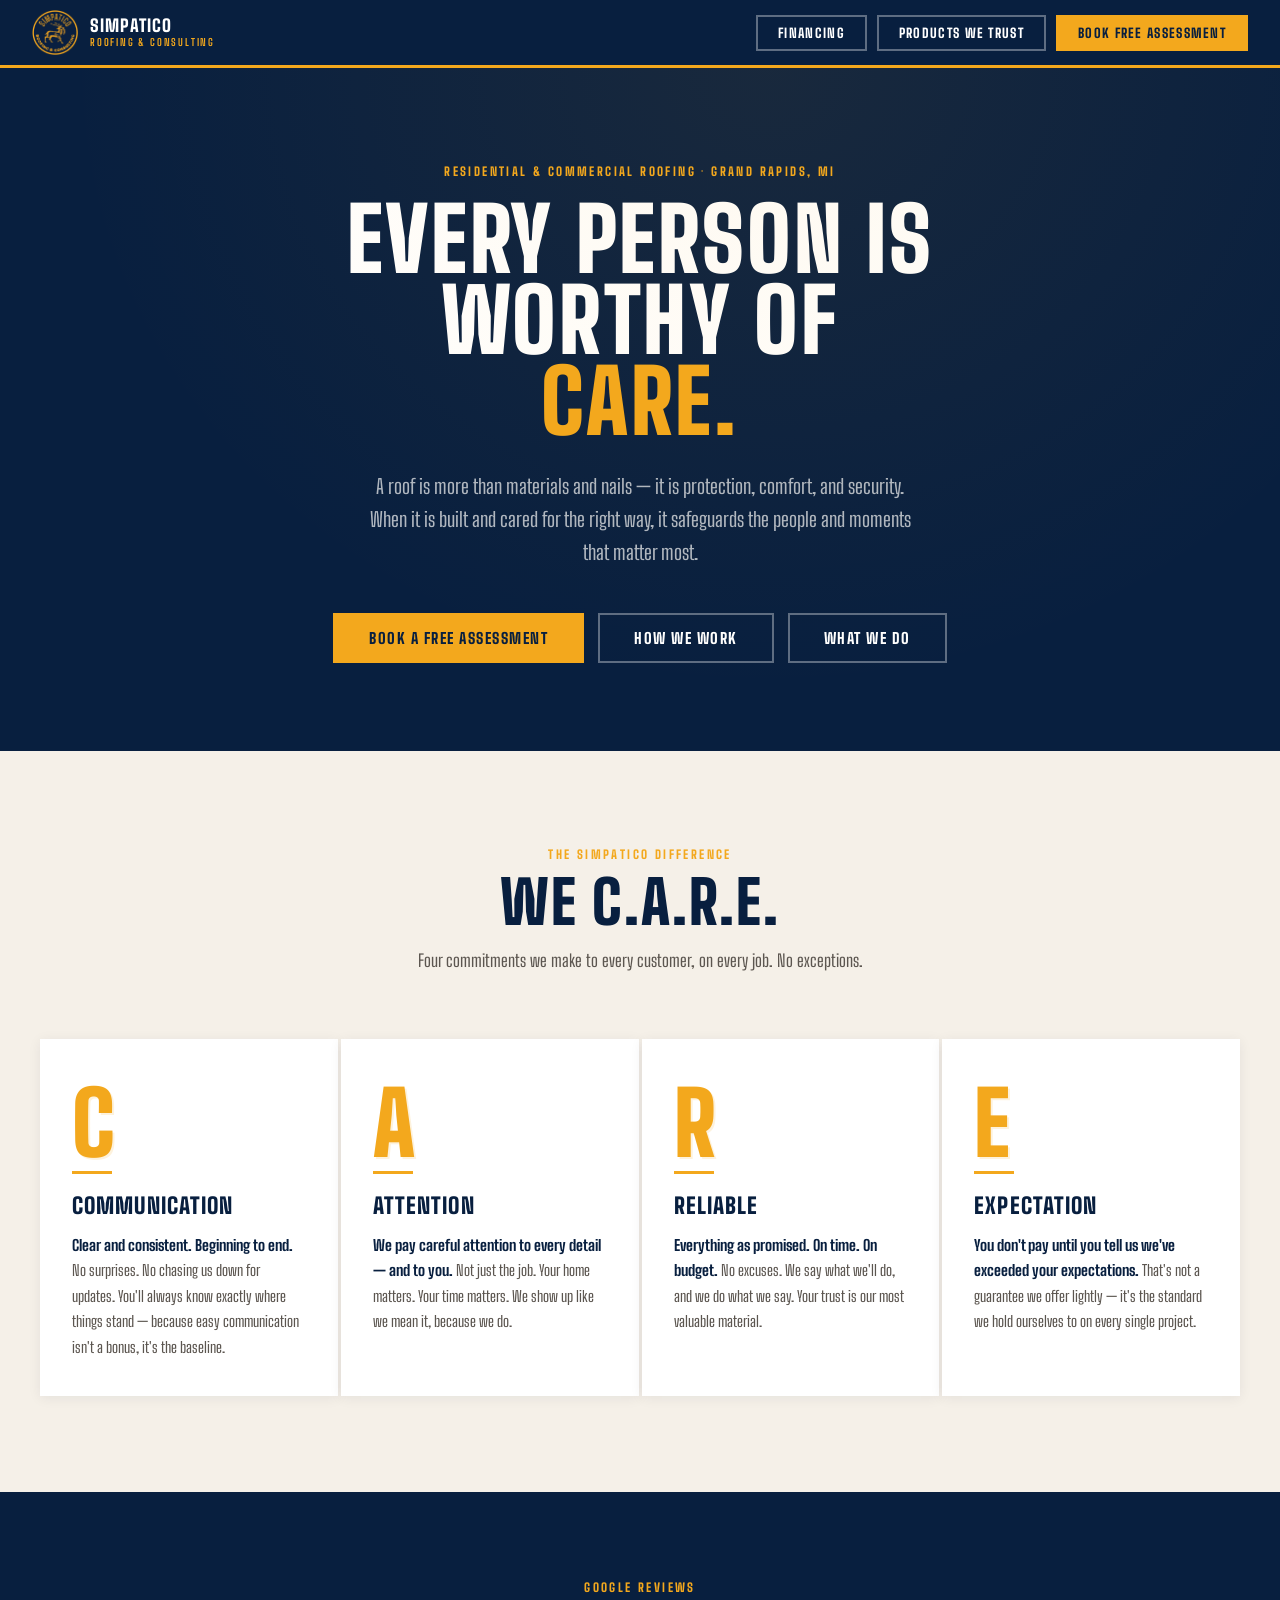
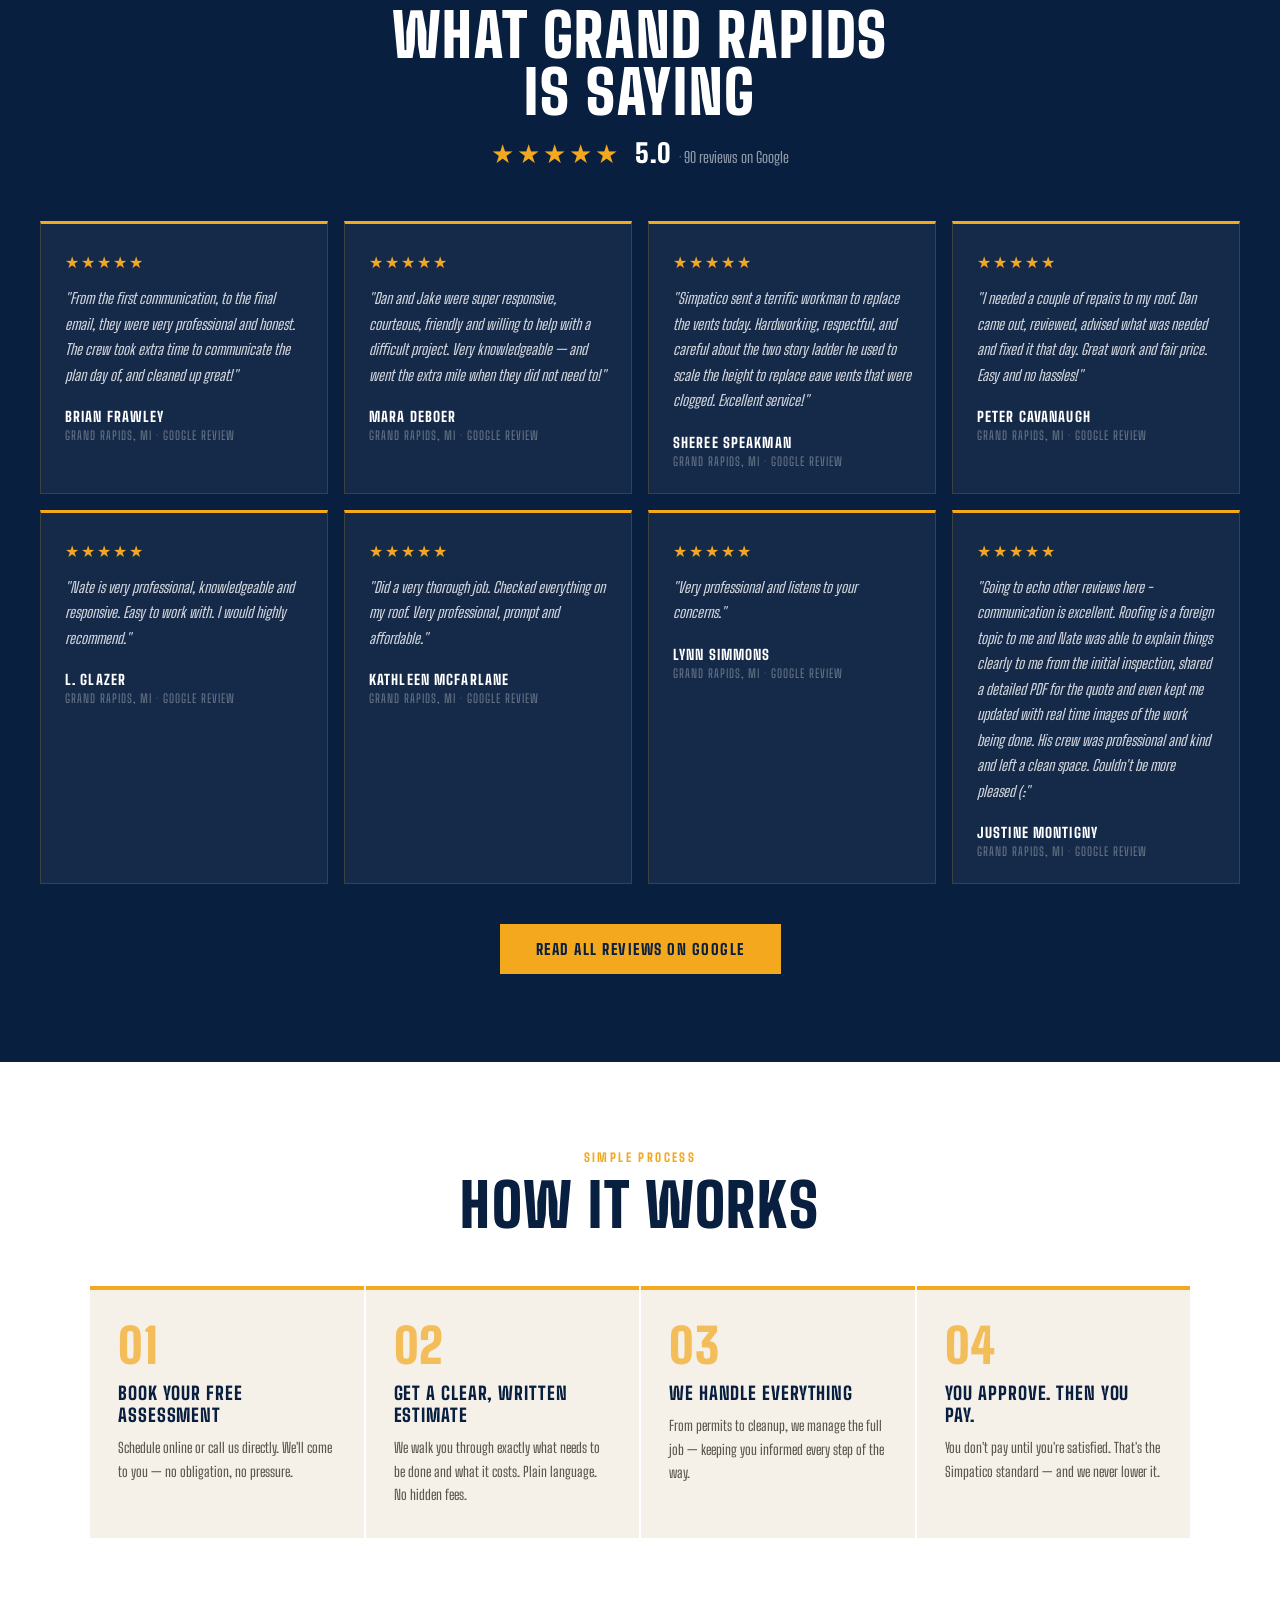
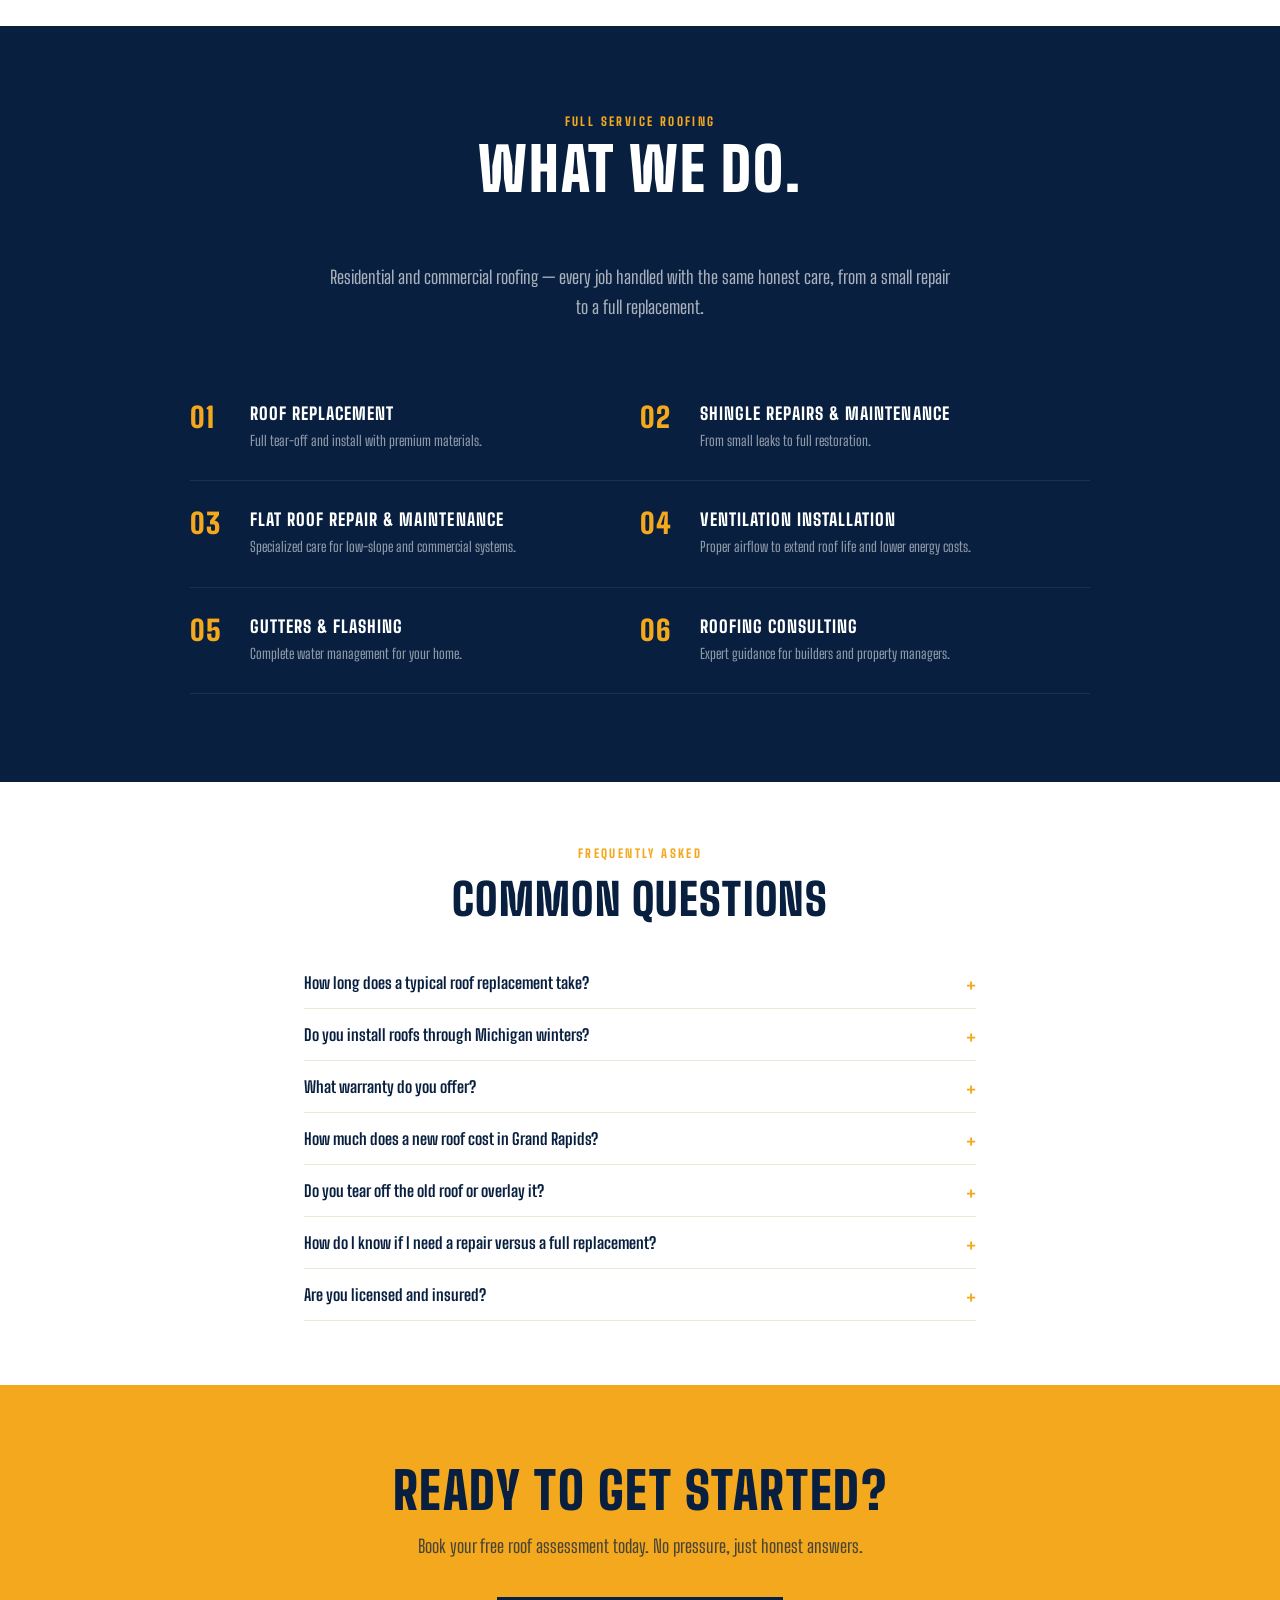
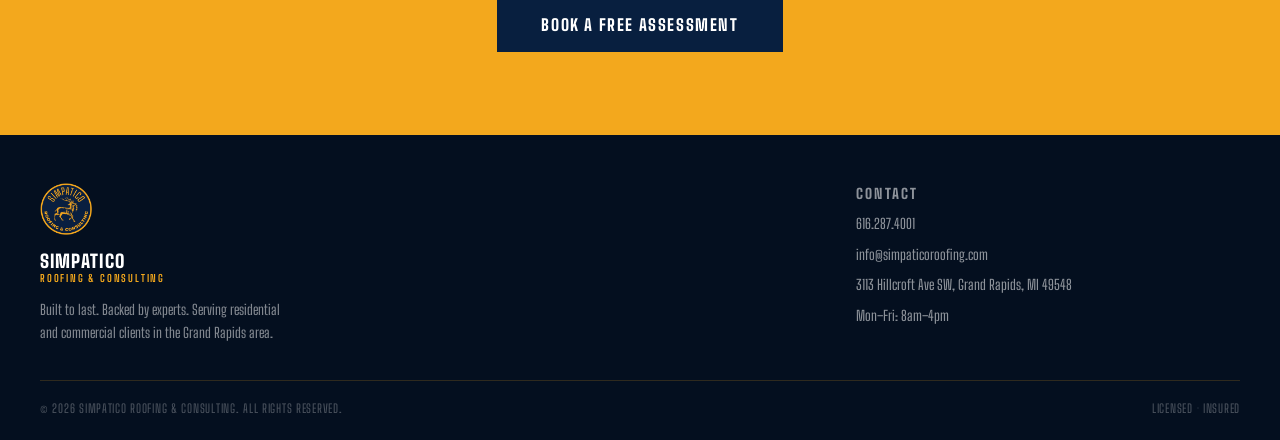
<file: index.html>
<!DOCTYPE html>
<html lang="en">
<head>
<meta charset="UTF-8">
<meta name="viewport" content="width=device-width, initial-scale=1.0">
<title>Simpatico Roofing & Consulting | Grand Rapids, MI Roofing Contractor</title>
<meta name="description" content="Residential and commercial roofing in Grand Rapids, MI. Honest estimates, expert installation, and a satisfaction guarantee. Book your free assessment today.">
<link rel="canonical" href="https://simpaticoroofing.com/">

<!-- Open Graph -->
<meta property="og:type" content="website">
<meta property="og:site_name" content="Simpatico Roofing & Consulting">
<meta property="og:title" content="Simpatico Roofing & Consulting | Grand Rapids, MI">
<meta property="og:description" content="Residential and commercial roofing in Grand Rapids, MI. Honest estimates, expert installation, and a satisfaction guarantee.">
<meta property="og:url" content="https://simpaticoroofing.com/">
<meta property="og:image" content="https://simpaticoroofing.com/assets/og-image.png">
<meta property="og:image:width" content="1200">
<meta property="og:image:height" content="630">
<meta property="og:locale" content="en_US">

<!-- Twitter -->
<meta name="twitter:card" content="summary_large_image">
<meta name="twitter:title" content="Simpatico Roofing & Consulting | Grand Rapids, MI">
<meta name="twitter:description" content="Residential and commercial roofing in Grand Rapids, MI. Honest estimates, expert installation, and a satisfaction guarantee.">
<meta name="twitter:image" content="https://simpaticoroofing.com/assets/og-image.png">

<link rel="stylesheet" href="styles.css">
<style>
/* ── HERO ── */
.hero {
  background: var(--navy);
  padding: 96px 32px 88px;
  text-align: center;
  position: relative; overflow: hidden;
}
.hero::before {
  content: '';
  position: absolute; inset: 0;
  background: radial-gradient(ellipse at 60% 0%, rgba(243,168,29,0.07) 0%, transparent 65%);
  pointer-events: none;
}
.hero-eyebrow {
  font-weight: 800; font-size: 12px; letter-spacing: 0.20em; text-transform: uppercase;
  color: var(--gold); margin-bottom: 20px;
}
.hero h1 {
  font-weight: 900; font-size: clamp(44px, 7vw, 88px);
  text-transform: uppercase; letter-spacing: 0.03em; line-height: 0.92;
  color: white; margin-bottom: 28px;
}
.hero h1 em { color: var(--gold); font-style: normal; }
.hero-sub {
  font-size: clamp(16px, 2vw, 20px); font-weight: 400;
  color: rgba(255,255,255,0.68); line-height: 1.65;
  max-width: 560px; margin: 0 auto 44px;
}
.hero-actions { display: flex; gap: 14px; justify-content: center; flex-wrap: wrap; }

/* ── CARE SECTION ── */
.care-section { background: var(--off-white); padding: 96px 32px; }
.care-grid {
  display: grid;
  grid-template-columns: repeat(auto-fit, minmax(260px, 1fr));
  gap: 3px;
  max-width: 1200px; margin: 0 auto;
}
.care-card {
  background: white;
  padding: 40px 32px 36px;
  box-shadow: 0 2px 12px rgba(8,31,63,0.07);
  transition: box-shadow 200ms ease-out, transform 200ms ease-out;
}
.care-card:hover {
  box-shadow: 0 8px 32px rgba(8,31,63,0.14);
  transform: translateY(-3px);
}
.care-letter {
  font-weight: 900; font-size: 88px; line-height: 1;
  letter-spacing: -0.02em; text-transform: uppercase;
  color: var(--gold); margin-bottom: 4px;
  text-shadow: 2px 2px 0 rgba(243,168,29,0.15);
}
.care-rule { width: 40px; height: 3px; background: var(--gold); margin-bottom: 18px; }
.care-title {
  font-weight: 900; font-size: 22px;
  text-transform: uppercase; letter-spacing: 0.05em;
  color: var(--navy); margin-bottom: 14px;
}
.care-desc { font-size: 15px; font-weight: 400; color: var(--gray); line-height: 1.70; }
.care-desc strong { color: var(--navy); font-weight: 700; }

/* ── REVIEWS ── */
.reviews-section { background: var(--navy); padding: 88px 32px; }
.reviews-section .section-header { margin-bottom: 52px; }
.reviews-section .section-title { color: white; }
.reviews-aggregate { display: flex; align-items: center; gap: 14px; justify-content: center; margin-top: 16px; flex-wrap: wrap; }
.reviews-stars { color: var(--gold); font-size: 26px; letter-spacing: 3px; }
.reviews-score { font-weight: 900; font-size: 26px; color: white; letter-spacing: 0.03em; }
.reviews-count { font-weight: 400; font-size: 15px; color: rgba(255,255,255,0.55); letter-spacing: 0; }
.reviews-grid {
  display: grid;
  grid-template-columns: repeat(auto-fit, minmax(280px, 1fr));
  gap: 16px;
  max-width: 1200px; margin: 0 auto;
}
.review-card {
  background: rgba(255,255,255,0.05);
  border: 1px solid rgba(243,168,29,0.18);
  border-top: 3px solid var(--gold);
  padding: 28px 24px 24px;
  transition: background 200ms;
}
.review-card:hover { background: rgba(255,255,255,0.08); }
.review-stars { color: var(--gold); font-size: 16px; letter-spacing: 2px; margin-bottom: 14px; }
.review-text { font-size: 15px; font-weight: 400; font-style: italic; color: rgba(255,255,255,0.80); line-height: 1.70; margin-bottom: 20px; }
.review-author { font-weight: 800; font-size: 14px; letter-spacing: 0.08em; text-transform: uppercase; color: white; }
.review-source { font-size: 12px; letter-spacing: 0.08em; text-transform: uppercase; color: rgba(255,255,255,0.35); margin-top: 3px; }

/* ── HOW IT WORKS ── */
.how-section { background: white; padding: 88px 32px; }
.steps {
  display: grid;
  grid-template-columns: repeat(auto-fit, minmax(220px, 1fr));
  gap: 2px;
  max-width: 1100px; margin: 0 auto;
}
.step { padding: 32px 28px; border-top: 4px solid var(--gold); background: var(--off-white); }
.step-num {
  font-weight: 900; font-size: 48px; letter-spacing: 0.02em;
  color: var(--gold); line-height: 1; margin-bottom: 12px; opacity: 0.70;
}
.step-title { font-weight: 800; font-size: 18px; text-transform: uppercase; letter-spacing: 0.05em; color: var(--navy); margin-bottom: 10px; }
.step-desc { font-size: 14px; font-weight: 400; color: var(--gray); line-height: 1.65; }

/* ── FINAL CTA ── */
.cta-section { background: var(--gold); padding: 80px 32px; text-align: center; }
.cta-section h2 {
  font-weight: 900; font-size: clamp(30px, 4vw, 56px);
  text-transform: uppercase; letter-spacing: 0.03em; line-height: 1.0;
  color: var(--navy); margin-bottom: 16px;
}
.cta-section p {
  font-size: 18px; font-weight: 400;
  color: var(--navy); opacity: 0.72; line-height: 1.6;
  max-width: 520px; margin: 0 auto 36px;
}

/* ── WHAT WE DO ── */
.services-section { background: var(--navy); padding: 88px 32px; }
.services-section .section-title { color: white; }
.services-intro {
  font-size: clamp(16px, 2vw, 18px); font-weight: 400;
  color: rgba(255,255,255,0.65); line-height: 1.70;
  max-width: 620px; margin: 0 auto 52px; text-align: center;
}
.services-grid {
  display: grid;
  grid-template-columns: repeat(auto-fit, minmax(320px, 1fr));
  gap: 0;
  max-width: 900px; margin: 0 auto;
}
.service-item {
  display: flex; gap: 20px; align-items: flex-start;
  padding: 28px 0;
  border-bottom: 1px solid rgba(255,255,255,0.08);
}
.service-num {
  font-weight: 900; font-size: 28px; letter-spacing: 0.02em;
  color: var(--gold); line-height: 1; flex-shrink: 0; min-width: 40px;
}
.service-title {
  font-weight: 800; font-size: 17px; text-transform: uppercase;
  letter-spacing: 0.06em; color: white; margin-bottom: 6px;
}
.service-desc { font-size: 14px; font-weight: 400; color: rgba(255,255,255,0.55); line-height: 1.60; }

@media (max-width: 680px) {
  .hero { padding: 64px 20px 60px; }
  .care-section, .how-section { padding: 64px 20px; }
  .reviews-section { padding: 64px 20px; }
  .cta-section { padding: 60px 20px; }
  .services-section { padding: 64px 20px; }
  .services-grid { grid-template-columns: 1fr; }
}
</style>

<script type="application/ld+json">
{
  "@context": "https://schema.org",
  "@graph": [
    {
      "@type": "RoofingContractor",
      "@id": "https://simpaticoroofing.com/#business",
      "name": "Simpatico Roofing & Consulting",
      "alternateName": "Simpatico Roofing",
      "url": "https://simpaticoroofing.com/",
      "logo": "https://simpaticoroofing.com/assets/simpatico_circle_logo_navy_cropped.png",
      "image": "https://simpaticoroofing.com/assets/simpatico_circle_logo_navy_cropped.png",
      "description": "Residential and commercial roofing contractor serving Grand Rapids, Michigan and surrounding communities. Atlas Pro Gold certified. Honest estimates, expert installation, and a satisfaction guarantee.",
      "telephone": "+1-616-287-4001",
      "email": "info@simpaticoroofing.com",
      "foundingDate": "2020",
      "priceRange": "$$",
      "currenciesAccepted": "USD",
      "paymentAccepted": "Cash, Check, Credit Card, Financing",
      "address": {
        "@type": "PostalAddress",
        "streetAddress": "3113 Hillcroft Ave SW",
        "addressLocality": "Grand Rapids",
        "addressRegion": "MI",
        "postalCode": "49548",
        "addressCountry": "US"
      },
      "geo": {
        "@type": "GeoCoordinates",
        "latitude": 42.956742,
        "longitude": -85.660249
      },
      "openingHoursSpecification": [{
        "@type": "OpeningHoursSpecification",
        "dayOfWeek": ["Monday", "Tuesday", "Wednesday", "Thursday", "Friday"],
        "opens": "08:00",
        "closes": "16:00"
      }],
      "areaServed": [
        {"@type": "City", "name": "Grand Rapids"},
        {"@type": "City", "name": "Kentwood"},
        {"@type": "City", "name": "Wyoming"},
        {"@type": "City", "name": "Walker"},
        {"@type": "City", "name": "Rockford"},
        {"@type": "City", "name": "Ada"},
        {"@type": "City", "name": "Cascade"},
        {"@type": "City", "name": "Caledonia"},
        {"@type": "City", "name": "Forest Hills"},
        {"@type": "City", "name": "East Grand Rapids"},
        {"@type": "City", "name": "Comstock Park"},
        {"@type": "City", "name": "Lowell"},
        {"@type": "AdministrativeArea", "name": "Kent County, Michigan"}
      ],
      "hasCredential": [
        {
          "@type": "EducationalOccupationalCredential",
          "credentialCategory": "certification",
          "name": "Atlas Pro Gold Certified Contractor"
        },
        {
          "@type": "EducationalOccupationalCredential",
          "credentialCategory": "certification",
          "name": "Michigan Saves Authorized Contractor",
          "identifier": "204229"
        }
      ],
      "sameAs": [
        "https://www.bbb.org/us/mi/grand-rapids/profile/residential-roofing/simpatico-roofing-and-consulting-0372-38314615",
        "https://share.google/DH9Y8fYVPkQg3Dt1l",
        "https://www.facebook.com/p/Simpatico-Roofing-and-Consulting-61558478135039/",
        "https://instagram.com/simpaticoroofing"
      ],
      "aggregateRating": {
        "@type": "AggregateRating",
        "ratingValue": "5.0",
        "reviewCount": "90",
        "bestRating": "5",
        "worstRating": "1"
      },
      "review": [
        {
          "@type": "Review",
          "author": {"@type": "Person", "name": "Brian Frawley"},
          "reviewRating": {"@type": "Rating", "ratingValue": "5", "bestRating": "5"},
          "reviewBody": "From the first communication, to the final email, they were very professional and honest. The crew took extra time to communicate the plan day of, and cleaned up great!"
        },
        {
          "@type": "Review",
          "author": {"@type": "Person", "name": "Mara DeBoer"},
          "reviewRating": {"@type": "Rating", "ratingValue": "5", "bestRating": "5"},
          "reviewBody": "Dan and Jake were super responsive, courteous, friendly and willing to help with a difficult project. Very knowledgeable and went the extra mile when they did not need to!"
        },
        {
          "@type": "Review",
          "author": {"@type": "Person", "name": "Justine Montigny"},
          "reviewRating": {"@type": "Rating", "ratingValue": "5", "bestRating": "5"},
          "reviewBody": "Communication is excellent. Roofing is a foreign topic to me and Nate was able to explain things clearly to me from the initial inspection, shared a detailed PDF for the quote and even kept me updated with real time images of the work being done."
        }
      ],
      "hasOfferCatalog": {
        "@type": "OfferCatalog",
        "name": "Roofing Services",
        "itemListElement": [
          {
            "@type": "Offer",
            "itemOffered": {
              "@type": "Service",
              "name": "Roof Replacement",
              "description": "Full tear-off and install with premium materials.",
              "serviceType": "Roof Replacement",
              "provider": {"@id": "https://simpaticoroofing.com/#business"}
            }
          },
          {
            "@type": "Offer",
            "itemOffered": {
              "@type": "Service",
              "name": "Shingle Repairs & Maintenance",
              "description": "From small leaks to full restoration.",
              "serviceType": "Roof Repair",
              "provider": {"@id": "https://simpaticoroofing.com/#business"}
            }
          },
          {
            "@type": "Offer",
            "itemOffered": {
              "@type": "Service",
              "name": "Flat Roof Repair & Maintenance",
              "description": "Specialized care for low-slope and commercial systems.",
              "serviceType": "Commercial Roofing",
              "provider": {"@id": "https://simpaticoroofing.com/#business"}
            }
          },
          {
            "@type": "Offer",
            "itemOffered": {
              "@type": "Service",
              "name": "Ventilation Installation",
              "description": "Proper airflow to extend roof life and lower energy costs.",
              "serviceType": "Attic Ventilation",
              "provider": {"@id": "https://simpaticoroofing.com/#business"}
            }
          },
          {
            "@type": "Offer",
            "itemOffered": {
              "@type": "Service",
              "name": "Gutters & Flashing",
              "description": "Complete water management for your home.",
              "serviceType": "Gutter Installation",
              "provider": {"@id": "https://simpaticoroofing.com/#business"}
            }
          },
          {
            "@type": "Offer",
            "itemOffered": {
              "@type": "Service",
              "name": "Roofing Consulting",
              "description": "Expert guidance for builders and property managers.",
              "serviceType": "Roofing Consulting",
              "provider": {"@id": "https://simpaticoroofing.com/#business"}
            }
          }
        ]
      }
    },
    {
      "@type": "FAQPage",
      "@id": "https://simpaticoroofing.com/#faq",
      "mainEntity": [
        {
          "@type": "Question",
          "name": "How long does a typical roof replacement take?",
          "acceptedAnswer": {
            "@type": "Answer",
            "text": "Most residential roof replacements in the Grand Rapids area take one to two days from tear-off to cleanup, depending on size and complexity. We provide a clear written timeline in every estimate."
          }
        },
        {
          "@type": "Question",
          "name": "Do you install roofs through Michigan winters?",
          "acceptedAnswer": {
            "@type": "Answer",
            "text": "Yes. Asphalt shingles can be installed year-round when handled properly. We adjust technique for cold weather, including hand-sealing tabs when needed. If conditions on a given day are not right for a quality install, we say so and reschedule."
          }
        },
        {
          "@type": "Question",
          "name": "What warranty do you offer?",
          "acceptedAnswer": {
            "@type": "Answer",
            "text": "Installations are backed by manufacturer warranties from Atlas (we are Atlas Pro Gold certified) and our own workmanship warranty. Specific terms are written into every estimate."
          }
        },
        {
          "@type": "Question",
          "name": "How much does a new roof cost in Grand Rapids?",
          "acceptedAnswer": {
            "@type": "Answer",
            "text": "Cost depends on square footage, pitch, materials, and tear-off complexity. After a free in-person assessment, you receive a written estimate with no hidden fees. Financing is available through Medallion Bank, Lake Michigan Credit Union, and Michigan Saves."
          }
        },
        {
          "@type": "Question",
          "name": "Do you tear off the old roof or overlay it?",
          "acceptedAnswer": {
            "@type": "Answer",
            "text": "We tear off and inspect the roof deck on nearly every replacement. Overlays mask underlying problems and shorten the life of the new roof. The honest answer is almost always full tear-off."
          }
        },
        {
          "@type": "Question",
          "name": "How do I know if I need a repair versus a full replacement?",
          "acceptedAnswer": {
            "@type": "Answer",
            "text": "A free assessment is the only way to know for sure. Age of the existing roof, granule loss, active leaks, attic ventilation, and deck condition all factor in. We give you the honest answer, including when a repair will buy you several more years."
          }
        },
        {
          "@type": "Question",
          "name": "Are you licensed and insured?",
          "acceptedAnswer": {
            "@type": "Answer",
            "text": "Yes. Simpatico Roofing & Consulting is fully licensed and insured in the State of Michigan. We are also Atlas Pro Gold certified and a Michigan Saves Authorized Contractor (#204229)."
          }
        }
      ]
    }
  ]
}
</script>
</head>
<body>

<!-- NAV -->
<nav>
  <a class="nav-brand" href="/">
    <img src="assets/simpatico_circle_logo_navy_cropped.png" alt="Simpatico Roofing">
    <div class="nav-brand-text">
      <span class="nav-brand-name">Simpatico</span>
      <span class="nav-brand-sub">Roofing & Consulting</span>
    </div>
  </a>
  <div class="nav-cta-group">
    <a class="nav-cta-secondary" href="financing.html">Financing</a>
    <a class="nav-cta-secondary" href="products-we-trust.html">Products We Trust</a>
    <a class="nav-cta" href="https://book.simpaticoroofing.com">Book Free Assessment</a>
  </div>
</nav>

<!-- HERO -->
<section class="hero">
  <div class="hero-eyebrow">Residential &amp; Commercial Roofing · Grand Rapids, MI</div>
  <h1>Every Person Is<br>Worthy of<br><em>Care.</em></h1>
  <p class="hero-sub">A roof is more than materials and nails — it is protection, comfort, and security. When it is built and cared for the right way, it safeguards the people and moments that matter most.</p>
  <div class="hero-actions">
    <a class="btn-primary" href="https://book.simpaticoroofing.com">Book a Free Assessment</a>
    <a class="btn-ghost" href="#how">How We Work</a>
    <a class="btn-ghost" href="#services">What We Do</a>
  </div>
</section>

<!-- CARE SECTION -->
<section class="care-section" id="care">
  <div class="section-header">
    <div class="section-eyebrow">The Simpatico Difference</div>
    <div class="section-title">We C.A.R.E.</div>
    <p class="section-sub">Four commitments we make to every customer, on every job. No exceptions.</p>
  </div>
  <div class="care-grid">

    <div class="care-card">
      <div class="care-letter">C</div>
      <div class="care-rule"></div>
      <div class="care-title">Communication</div>
      <p class="care-desc"><strong>Clear and consistent. Beginning to end.</strong> No surprises. No chasing us down for updates. You'll always know exactly where things stand — because easy communication isn't a bonus, it's the baseline.</p>
    </div>

    <div class="care-card">
      <div class="care-letter">A</div>
      <div class="care-rule"></div>
      <div class="care-title">Attention</div>
      <p class="care-desc"><strong>We pay careful attention to every detail — and to you.</strong> Not just the job. Your home matters. Your time matters. We show up like we mean it, because we do.</p>
    </div>

    <div class="care-card">
      <div class="care-letter">R</div>
      <div class="care-rule"></div>
      <div class="care-title">Reliable</div>
      <p class="care-desc"><strong>Everything as promised. On time. On budget.</strong> No excuses. We say what we'll do, and we do what we say. Your trust is our most valuable material.</p>
    </div>

    <div class="care-card">
      <div class="care-letter">E</div>
      <div class="care-rule"></div>
      <div class="care-title">Expectation</div>
      <p class="care-desc"><strong>You don't pay until you tell us we've exceeded your expectations.</strong> That's not a guarantee we offer lightly — it's the standard we hold ourselves to on every single project.</p>
    </div>

  </div>
</section>

<!-- REVIEWS SECTION -->
<section class="reviews-section">
  <div class="section-header">
    <div class="section-eyebrow">Google Reviews</div>
    <div class="section-title">What Grand Rapids<br>Is Saying</div>
    <div class="reviews-aggregate">
      <div class="reviews-stars">★★★★★</div>
      <div class="reviews-score">5.0 <span class="reviews-count">· 90 reviews on Google</span></div>
    </div>
  </div>
  <div class="reviews-grid">

    <div class="review-card">
      <div class="review-stars">★★★★★</div>
      <p class="review-text">"From the first communication, to the final email, they were very professional and honest. The crew took extra time to communicate the plan day of, and cleaned up great!"</p>
      <div class="review-author">Brian Frawley</div>
      <div class="review-source">Grand Rapids, MI · Google Review</div>
    </div>

    <div class="review-card">
      <div class="review-stars">★★★★★</div>
      <p class="review-text">"Dan and Jake were super responsive, courteous, friendly and willing to help with a difficult project. Very knowledgeable — and went the extra mile when they did not need to!"</p>
      <div class="review-author">Mara DeBoer</div>
      <div class="review-source">Grand Rapids, MI · Google Review</div>
    </div>

    <div class="review-card">
      <div class="review-stars">★★★★★</div>
      <p class="review-text">"Simpatico sent a terrific workman to replace the vents today. Hardworking, respectful, and careful about the two story ladder he used to scale the height to replace eave vents that were clogged. Excellent service!"</p>
      <div class="review-author">Sheree Speakman</div>
      <div class="review-source">Grand Rapids, MI · Google Review</div>
    </div>

    <div class="review-card">
      <div class="review-stars">★★★★★</div>
      <p class="review-text">"I needed a couple of repairs to my roof. Dan came out, reviewed, advised what was needed and fixed it that day. Great work and fair price. Easy and no hassles!"</p>
      <div class="review-author">Peter Cavanaugh</div>
      <div class="review-source">Grand Rapids, MI · Google Review</div>
    </div>

    <div class="review-card">
      <div class="review-stars">★★★★★</div>
      <p class="review-text">"Nate is very professional, knowledgeable and responsive. Easy to work with. I would highly recommend."</p>
      <div class="review-author">L. Glazer</div>
      <div class="review-source">Grand Rapids, MI · Google Review</div>
    </div>

    <div class="review-card">
      <div class="review-stars">★★★★★</div>
      <p class="review-text">"Did a very thorough job. Checked everything on my roof. Very professional, prompt and affordable."</p>
      <div class="review-author">Kathleen McFarlane</div>
      <div class="review-source">Grand Rapids, MI · Google Review</div>
    </div>

    <div class="review-card">
      <div class="review-stars">★★★★★</div>
      <p class="review-text">"Very professional and listens to your concerns."</p>
      <div class="review-author">Lynn Simmons</div>
      <div class="review-source">Grand Rapids, MI · Google Review</div>
    </div>

    <div class="review-card">
      <div class="review-stars">★★★★★</div>
      <p class="review-text">"Going to echo other reviews here - communication is excellent. Roofing is a foreign topic to me and Nate was able to explain things clearly to me from the initial inspection, shared a detailed PDF for the quote and even kept me updated with real time images of the work being done. His crew was professional and kind and left a clean space. Couldn't be more pleased (:"</p>
      <div class="review-author">Justine Montigny</div>
      <div class="review-source">Grand Rapids, MI · Google Review</div>
    </div>

  </div>
  <div style="text-align:center; margin-top:40px;">
    <a class="btn-primary" href="https://www.google.com/maps/place/Simpatico+Roofing+and+Consulting/@42.9567124,-85.7426489,26934m/data=!3m2!1e3!4b1!4m6!3m5!1s0x4779182e72a25d55:0x33d0dccd6c10d0e7!8m2!3d42.956742!4d-85.6602489!16s%2Fg%2F11p14z2ggx?entry=ttu&g_ep=EgoyMDI2MDUwMi4wIKXMDSoASAFQAw%3D%3D" target="_blank" rel="noopener">Read All Reviews on Google</a>
  </div>
</section>

<!-- HOW IT WORKS -->
<section class="how-section" id="how">
  <div class="section-header" style="margin-bottom:52px;">
    <div class="section-eyebrow">Simple Process</div>
    <div class="section-title">How It Works</div>
  </div>
  <div class="steps">
    <div class="step">
      <div class="step-num">01</div>
      <div class="step-title">Book Your Free Assessment</div>
      <p class="step-desc">Schedule online or call us directly. We'll come to you — no obligation, no pressure.</p>
    </div>
    <div class="step">
      <div class="step-num">02</div>
      <div class="step-title">Get a Clear, Written Estimate</div>
      <p class="step-desc">We walk you through exactly what needs to be done and what it costs. Plain language. No hidden fees.</p>
    </div>
    <div class="step">
      <div class="step-num">03</div>
      <div class="step-title">We Handle Everything</div>
      <p class="step-desc">From permits to cleanup, we manage the full job — keeping you informed every step of the way.</p>
    </div>
    <div class="step">
      <div class="step-num">04</div>
      <div class="step-title">You Approve. Then You Pay.</div>
      <p class="step-desc">You don't pay until you're satisfied. That's the Simpatico standard — and we never lower it.</p>
    </div>
  </div>
</section>

<!-- WHAT WE DO -->
<section class="services-section" id="services">
  <div class="section-header">
    <div class="section-eyebrow">Full Service Roofing</div>
    <div class="section-title">What We Do.</div>
  </div>
  <p class="services-intro">Residential and commercial roofing — every job handled with the same honest care, from a small repair to a full replacement.</p>
  <div class="services-grid">
    <div class="service-item">
      <div class="service-num">01</div>
      <div>
        <div class="service-title">Roof Replacement</div>
        <p class="service-desc">Full tear-off and install with premium materials.</p>
      </div>
    </div>
    <div class="service-item">
      <div class="service-num">02</div>
      <div>
        <div class="service-title">Shingle Repairs &amp; Maintenance</div>
        <p class="service-desc">From small leaks to full restoration.</p>
      </div>
    </div>
    <div class="service-item">
      <div class="service-num">03</div>
      <div>
        <div class="service-title">Flat Roof Repair &amp; Maintenance</div>
        <p class="service-desc">Specialized care for low-slope and commercial systems.</p>
      </div>
    </div>
    <div class="service-item">
      <div class="service-num">04</div>
      <div>
        <div class="service-title">Ventilation Installation</div>
        <p class="service-desc">Proper airflow to extend roof life and lower energy costs.</p>
      </div>
    </div>
    <div class="service-item">
      <div class="service-num">05</div>
      <div>
        <div class="service-title">Gutters &amp; Flashing</div>
        <p class="service-desc">Complete water management for your home.</p>
      </div>
    </div>
    <div class="service-item">
      <div class="service-num">06</div>
      <div>
        <div class="service-title">Roofing Consulting</div>
        <p class="service-desc">Expert guidance for builders and property managers.</p>
      </div>
    </div>
  </div>
</section>

<!-- FAQ -->
<section id="faq" aria-labelledby="faq-heading" class="faq-section">
  <p class="eyebrow">Frequently Asked</p>
  <h2 id="faq-heading">Common Questions</h2>

  <details>
    <summary>How long does a typical roof replacement take?</summary>
    <p>Most residential roof replacements in the Grand Rapids area take one to two days from tear-off to cleanup, depending on size and complexity. We provide a clear written timeline in every estimate.</p>
  </details>

  <details>
    <summary>Do you install roofs through Michigan winters?</summary>
    <p>Yes. Asphalt shingles can be installed year-round when handled properly. We adjust technique for cold weather, including hand-sealing tabs when needed. If conditions on a given day are not right for a quality install, we say so and reschedule.</p>
  </details>

  <details>
    <summary>What warranty do you offer?</summary>
    <p>Installations are backed by manufacturer warranties from Atlas (we are Atlas Pro Gold certified) and our own workmanship warranty. Specific terms are written into every estimate.</p>
  </details>

  <details>
    <summary>How much does a new roof cost in Grand Rapids?</summary>
    <p>Cost depends on square footage, pitch, materials, and tear-off complexity. After a free in-person assessment, you receive a written estimate with no hidden fees. Financing is available through Medallion Bank, Lake Michigan Credit Union, and Michigan Saves.</p>
  </details>

  <details>
    <summary>Do you tear off the old roof or overlay it?</summary>
    <p>We tear off and inspect the roof deck on nearly every replacement. Overlays mask underlying problems and shorten the life of the new roof. The honest answer is almost always full tear-off.</p>
  </details>

  <details>
    <summary>How do I know if I need a repair versus a full replacement?</summary>
    <p>A free assessment is the only way to know for sure. Age of the existing roof, granule loss, active leaks, attic ventilation, and deck condition all factor in. We give you the honest answer, including when a repair will buy you several more years.</p>
  </details>

  <details>
    <summary>Are you licensed and insured?</summary>
    <p>Yes. Simpatico Roofing &amp; Consulting is fully licensed and insured in the State of Michigan. We are also Atlas Pro Gold certified and a Michigan Saves Authorized Contractor (#204229).</p>
  </details>
</section>

<!-- FINAL CTA -->
<section class="cta-section" id="assessment">
  <h2>Ready to Get Started?</h2>
  <p>Book your free roof assessment today. No pressure, just honest answers.</p>
  <a class="btn-navy" href="https://book.simpaticoroofing.com">Book a Free Assessment</a>
</section>

<!-- FOOTER -->
<footer>
  <div class="footer-inner">
    <div class="footer-brand">
      <img src="assets/simpatico_circle_logo_navy_cropped.png" alt="Simpatico Roofing">
      <div class="footer-brand-name">Simpatico</div>
      <div class="footer-brand-sub">Roofing &amp; Consulting</div>
      <p>Built to last. Backed by experts. Serving residential and commercial clients in the Grand Rapids area.</p>
    </div>
    <div class="footer-col">
      <div class="footer-col-title">Contact</div>
      <div>616.287.4001</div>
      <div>info@simpaticoroofing.com</div>
      <div>3113 Hillcroft Ave SW, Grand Rapids, MI 49548</div>
      <div>Mon–Fri: 8am–4pm</div>
    </div>
  </div>
  <div class="footer-bottom">
    <div class="footer-copy">&copy; <span id="copyright-year">2026</span> Simpatico Roofing &amp; Consulting. All Rights Reserved.</div>
    <div class="footer-copy">Licensed &middot; Insured</div>
  </div>
</footer>
<script>document.getElementById('copyright-year').textContent = new Date().getFullYear();</script>

</body>
</html>
</file>
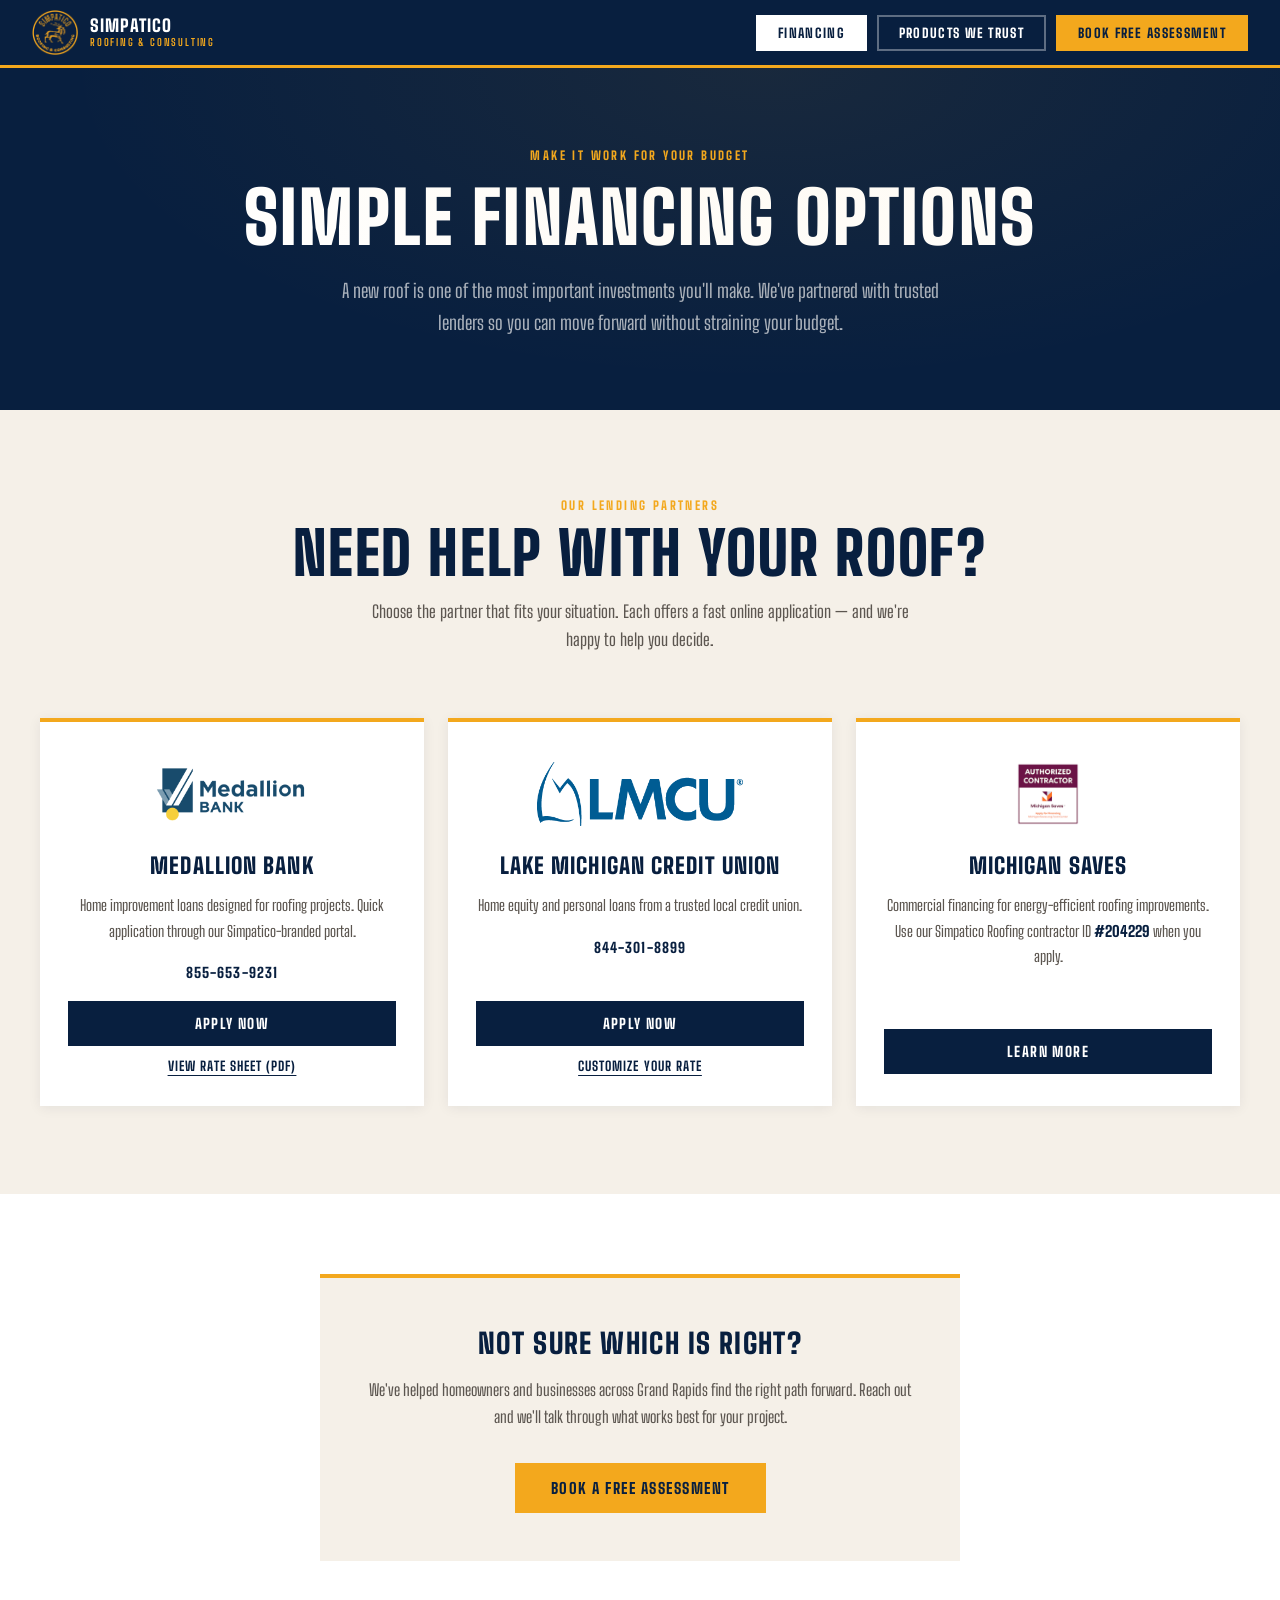
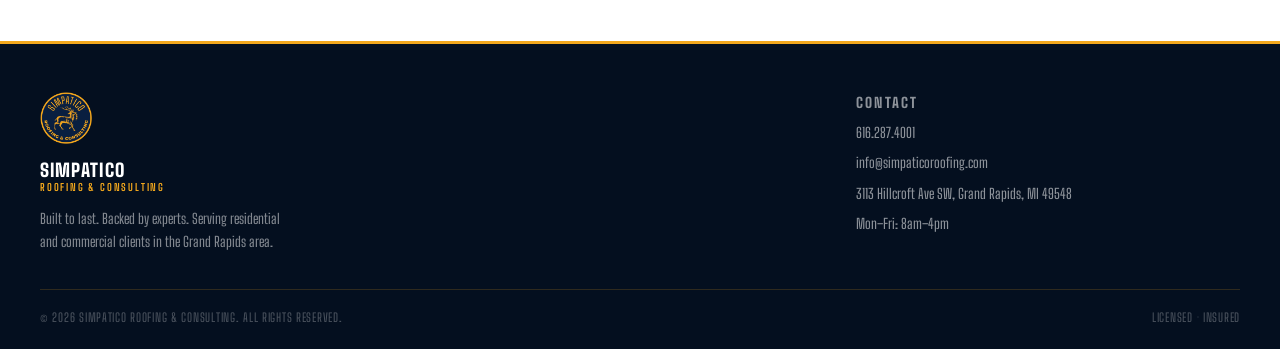
<file: financing.html>
<!DOCTYPE html>
<html lang="en">
<head>
<meta charset="UTF-8">
<meta name="viewport" content="width=device-width, initial-scale=1.0">
<title>Roofing Financing in Grand Rapids, MI | Simpatico Roofing</title>
<meta name="description" content="Flexible roofing financing through Medallion Bank, Lake Michigan Credit Union, and Michigan Saves. Apply online for residential and commercial roofing in Grand Rapids, MI.">
<link rel="canonical" href="https://simpaticoroofing.com/financing">

<!-- Open Graph -->
<meta property="og:type" content="website">
<meta property="og:site_name" content="Simpatico Roofing & Consulting">
<meta property="og:title" content="Roofing Financing in Grand Rapids, MI | Simpatico Roofing">
<meta property="og:description" content="Flexible roofing financing through Medallion Bank, Lake Michigan Credit Union, and Michigan Saves.">
<meta property="og:url" content="https://simpaticoroofing.com/financing">
<meta property="og:image" content="https://simpaticoroofing.com/assets/og-image.png">

<!-- Twitter -->
<meta name="twitter:card" content="summary_large_image">
<meta name="twitter:title" content="Roofing Financing in Grand Rapids, MI">
<meta name="twitter:description" content="Flexible roofing financing through trusted lending partners.">
<meta name="twitter:image" content="https://simpaticoroofing.com/assets/og-image.png">

<link rel="stylesheet" href="styles.css">
<style>
.page-hero {
  background: var(--navy);
  padding: 80px 32px 72px;
  text-align: center;
  position: relative; overflow: hidden;
}
.page-hero::before {
  content: '';
  position: absolute; inset: 0;
  background: radial-gradient(ellipse at 60% 0%, rgba(243,168,29,0.07) 0%, transparent 65%);
  pointer-events: none;
}
.page-hero-eyebrow {
  font-weight: 800; font-size: 12px; letter-spacing: 0.20em; text-transform: uppercase;
  color: var(--gold); margin-bottom: 20px;
}
.page-hero h1 {
  font-weight: 900; font-size: clamp(40px, 6vw, 72px);
  text-transform: uppercase; letter-spacing: 0.03em; line-height: 0.95;
  color: white; margin-bottom: 24px;
}
.page-hero p {
  font-size: clamp(16px, 2vw, 19px); font-weight: 400;
  color: rgba(255,255,255,0.65); line-height: 1.65;
  max-width: 620px; margin: 0 auto;
}

/* ── PARTNERS ── */
.partners {
  background: var(--off-white);
  padding: 88px 32px;
}
.partners-grid {
  display: grid;
  grid-template-columns: repeat(auto-fit, minmax(280px, 1fr));
  gap: 24px;
  max-width: 1200px; margin: 0 auto;
}
.partner-card {
  background: white;
  border-top: 4px solid var(--gold);
  padding: 36px 28px 32px;
  display: flex; flex-direction: column;
  box-shadow: 0 2px 12px rgba(8,31,63,0.07);
  transition: box-shadow 200ms ease-out, transform 200ms ease-out;
}
.partner-card:hover {
  box-shadow: 0 8px 32px rgba(8,31,63,0.14);
  transform: translateY(-3px);
}
.partner-logo {
  height: 72px;
  display: flex; align-items: center; justify-content: center;
  margin-bottom: 22px;
}
.partner-logo img {
  max-height: 64px; max-width: 100%;
  width: auto; object-fit: contain;
}
.partner-name {
  font-weight: 900; font-size: 22px; text-transform: uppercase;
  letter-spacing: 0.05em; color: var(--navy); margin-bottom: 14px;
  text-align: center;
}
.partner-desc {
  font-size: 15px; font-weight: 400; color: var(--gray);
  line-height: 1.70; margin-bottom: 20px; text-align: center;
}
.partner-desc strong { color: var(--navy); font-weight: 800; }
.partner-phone {
  font-weight: 800; font-size: 14px; letter-spacing: 0.08em;
  text-transform: uppercase; color: var(--navy);
  text-align: center; margin-bottom: 20px;
  text-decoration: none; display: block;
}
.partner-phone:hover { color: var(--gold-dark); }
.partner-actions {
  margin-top: auto;
  display: flex; flex-direction: column; gap: 12px; align-items: center;
}
.partner-cta {
  font-family: 'Big Shoulders Text', sans-serif;
  font-weight: 800; font-size: 14px; letter-spacing: 0.10em; text-transform: uppercase;
  background: var(--navy); color: white;
  padding: 14px 28px; text-decoration: none;
  display: inline-block; width: 100%; text-align: center;
  transition: background 150ms ease-out;
}
.partner-cta:hover { background: var(--navy-dark); }
.partner-link {
  font-weight: 700; font-size: 13px; letter-spacing: 0.08em;
  text-transform: uppercase; color: var(--navy);
  text-decoration: underline; text-underline-offset: 4px;
}
.partner-link:hover { color: var(--gold-dark); }

/* ── CLOSING CTA ── */
.financing-cta {
  background: white;
  padding: 80px 32px;
  text-align: center;
}
.financing-cta-box {
  max-width: 640px; margin: 0 auto;
  background: var(--off-white);
  border-top: 4px solid var(--gold);
  padding: 48px 40px;
}
.financing-cta-box h2 {
  font-weight: 900; font-size: 28px; text-transform: uppercase;
  letter-spacing: 0.05em; color: var(--navy); margin-bottom: 16px;
}
.financing-cta-box p {
  font-size: 16px; color: var(--gray); line-height: 1.70; margin-bottom: 32px;
}

@media (max-width: 680px) {
  .page-hero { padding: 60px 20px 56px; }
  .partners { padding: 60px 20px; }
  .financing-cta { padding: 60px 20px; }
}
</style>

<script type="application/ld+json">
{
  "@context": "https://schema.org",
  "@type": "WebPage",
  "name": "Roofing Financing in Grand Rapids, MI",
  "url": "https://simpaticoroofing.com/financing",
  "about": {"@id": "https://simpaticoroofing.com/#business"},
  "isPartOf": {
    "@type": "WebSite",
    "name": "Simpatico Roofing & Consulting",
    "url": "https://simpaticoroofing.com/"
  }
}
</script>
</head>
<body>

<!-- NAV -->
<nav>
  <a class="nav-brand" href="/">
    <img src="assets/simpatico_circle_logo_navy_cropped.png" alt="Simpatico Roofing">
    <div class="nav-brand-text">
      <span class="nav-brand-name">Simpatico</span>
      <span class="nav-brand-sub">Roofing & Consulting</span>
    </div>
  </a>
  <div class="nav-cta-group">
    <a class="nav-cta-secondary" href="financing.html" aria-current="page">Financing</a>
    <a class="nav-cta-secondary" href="products-we-trust.html">Products We Trust</a>
    <a class="nav-cta" href="https://book.simpaticoroofing.com">Book Free Assessment</a>
  </div>
</nav>

<!-- PAGE HERO -->
<section class="page-hero">
  <div class="page-hero-eyebrow">Make It Work For Your Budget</div>
  <h1>Simple Financing Options</h1>
  <p>A new roof is one of the most important investments you'll make. We've partnered with trusted lenders so you can move forward without straining your budget.</p>
</section>

<!-- PARTNERS -->
<section class="partners">
  <div class="section-header">
    <div class="section-eyebrow">Our Lending Partners</div>
    <div class="section-title">Need Help With Your Roof?</div>
    <p class="section-sub">Choose the partner that fits your situation. Each offers a fast online application — and we're happy to help you decide.</p>
  </div>
  <div class="partners-grid">

    <div class="partner-card">
      <div class="partner-logo">
        <img src="assets/New-MED_COLOR_Bound-Horizontal-Logo.png" alt="Medallion Bank">
      </div>
      <div class="partner-name">Medallion Bank</div>
      <p class="partner-desc">Home improvement loans designed for roofing projects. Quick application through our Simpatico-branded portal.</p>
      <a class="partner-phone" href="tel:8556539231">855-653-9231</a>
      <div class="partner-actions">
        <a class="partner-cta" href="https://apply.medallionbank.com/home-improvement/application/simpaticoroofing/landing" target="_blank" rel="noopener">Apply Now</a>
        <a class="partner-link" href="assets/Home_Improvement_Rate_Sheet_v1_20250529.01.pdf" target="_blank" rel="noopener">View Rate Sheet (PDF)</a>
      </div>
    </div>

    <div class="partner-card">
      <div class="partner-logo">
        <img src="assets/lmcu.png" alt="Lake Michigan Credit Union">
      </div>
      <div class="partner-name">Lake Michigan Credit Union</div>
      <p class="partner-desc">Home equity and personal loans from a trusted local credit union.</p>
      <a class="partner-phone" href="tel:8443018899">844-301-8899</a>
      <div class="partner-actions">
        <a class="partner-cta" href="https://homeequity.lmcu.org/" target="_blank" rel="noopener">Apply Now</a>
        <a class="partner-link" href="https://homeequity.lmcu.org/v2/home-equity/#101" target="_blank" rel="noopener">Customize Your Rate</a>
      </div>
    </div>

    <div class="partner-card">
      <div class="partner-logo">
        <img src="assets/MS-AuthorizedContractor-Badge-300px.webp" alt="Michigan Saves Authorized Contractor">
      </div>
      <div class="partner-name">Michigan Saves</div>
      <p class="partner-desc">Commercial financing for energy-efficient roofing improvements. Use our Simpatico Roofing contractor ID <strong>#204229</strong> when you apply.</p>
      <div class="partner-actions">
        <a class="partner-cta" href="michigan-saves.html">Learn More</a>
      </div>
    </div>

  </div>
</section>

<!-- CLOSING CTA -->
<section class="financing-cta">
  <div class="financing-cta-box">
    <h2>Not Sure Which Is Right?</h2>
    <p>We've helped homeowners and businesses across Grand Rapids find the right path forward. Reach out and we'll talk through what works best for your project.</p>
    <a class="btn-primary" href="https://book.simpaticoroofing.com">Book a Free Assessment</a>
  </div>
</section>

<!-- FOOTER -->
<footer>
  <div class="footer-inner">
    <div class="footer-brand">
      <img src="assets/simpatico_circle_logo_navy_cropped.png" alt="Simpatico Roofing">
      <div class="footer-brand-name">Simpatico</div>
      <div class="footer-brand-sub">Roofing &amp; Consulting</div>
      <p>Built to last. Backed by experts. Serving residential and commercial clients in the Grand Rapids area.</p>
    </div>
    <div class="footer-col">
      <div class="footer-col-title">Contact</div>
      <div>616.287.4001</div>
      <div>info@simpaticoroofing.com</div>
      <div>3113 Hillcroft Ave SW, Grand Rapids, MI 49548</div>
      <div>Mon–Fri: 8am–4pm</div>
    </div>
  </div>
  <div class="footer-bottom">
    <div class="footer-copy">&copy; <span id="copyright-year">2026</span> Simpatico Roofing &amp; Consulting. All Rights Reserved.</div>
    <div class="footer-copy">Licensed &middot; Insured</div>
  </div>
</footer>
<script>document.getElementById('copyright-year').textContent = new Date().getFullYear();</script>

</body>
</html>
</file>
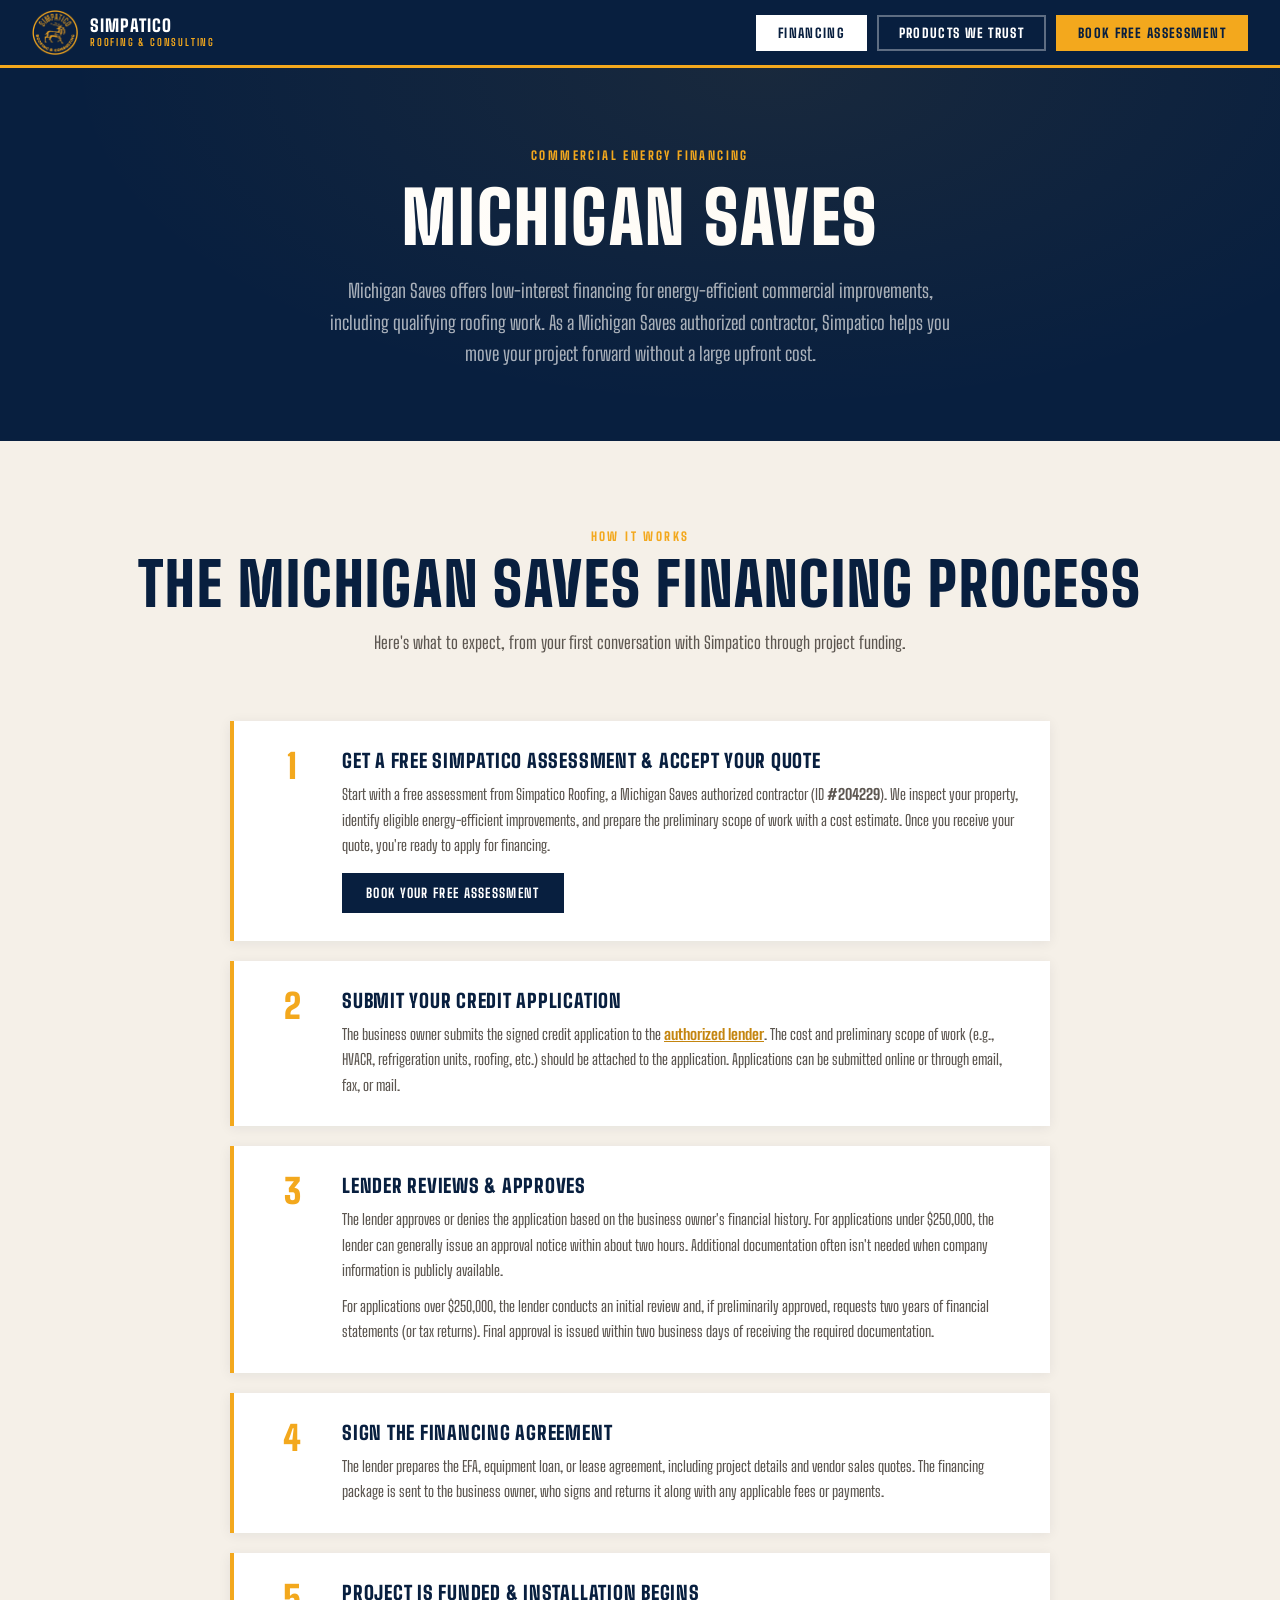
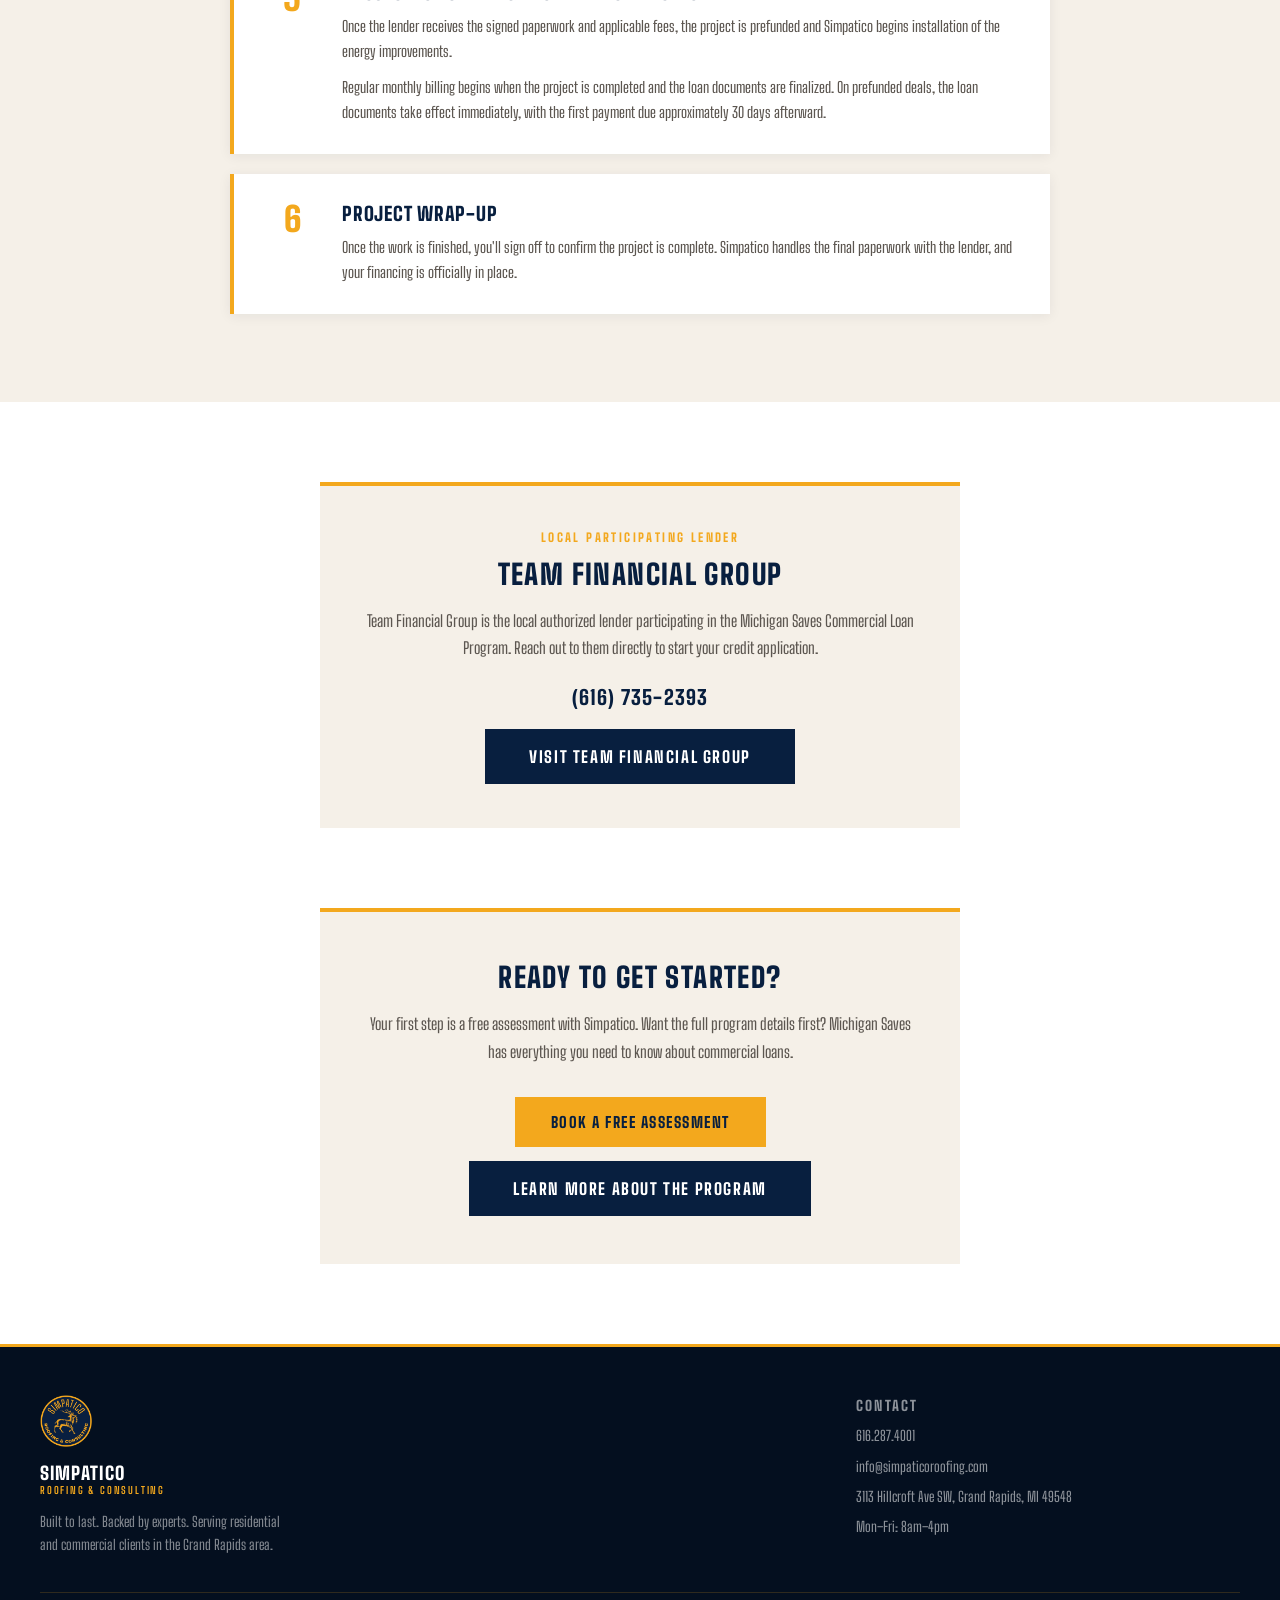
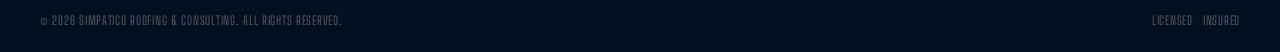
<file: michigan-saves.html>
<!DOCTYPE html>
<html lang="en">
<head>
<meta charset="UTF-8">
<meta name="viewport" content="width=device-width, initial-scale=1.0">
<title>Michigan Saves Commercial Financing | Simpatico Roofing</title>
<meta name="description" content="How Michigan Saves commercial financing works for energy-efficient roofing in Grand Rapids, MI. A step-by-step guide from your free Simpatico assessment through project funding.">
<link rel="canonical" href="https://simpaticoroofing.com/michigan-saves">

<!-- Open Graph -->
<meta property="og:type" content="website">
<meta property="og:site_name" content="Simpatico Roofing & Consulting">
<meta property="og:title" content="Michigan Saves Commercial Financing | Simpatico Roofing">
<meta property="og:description" content="A step-by-step guide to Michigan Saves commercial financing for energy-efficient roofing improvements.">
<meta property="og:url" content="https://simpaticoroofing.com/michigan-saves">
<meta property="og:image" content="https://simpaticoroofing.com/assets/og-image.png">

<!-- Twitter -->
<meta name="twitter:card" content="summary_large_image">
<meta name="twitter:title" content="Michigan Saves Commercial Financing">
<meta name="twitter:description" content="A step-by-step guide to Michigan Saves commercial financing for energy-efficient roofing.">
<meta name="twitter:image" content="https://simpaticoroofing.com/assets/og-image.png">

<link rel="stylesheet" href="styles.css">
<style>
.page-hero {
  background: var(--navy);
  padding: 80px 32px 72px;
  text-align: center;
  position: relative; overflow: hidden;
}
.page-hero::before {
  content: '';
  position: absolute; inset: 0;
  background: radial-gradient(ellipse at 60% 0%, rgba(243,168,29,0.07) 0%, transparent 65%);
  pointer-events: none;
}
.page-hero-eyebrow {
  font-weight: 800; font-size: 12px; letter-spacing: 0.20em; text-transform: uppercase;
  color: var(--gold); margin-bottom: 20px;
}
.page-hero h1 {
  font-weight: 900; font-size: clamp(40px, 6vw, 72px);
  text-transform: uppercase; letter-spacing: 0.03em; line-height: 0.95;
  color: white; margin-bottom: 24px;
}
.page-hero p {
  font-size: clamp(16px, 2vw, 19px); font-weight: 400;
  color: rgba(255,255,255,0.65); line-height: 1.65;
  max-width: 640px; margin: 0 auto;
}

/* ── PROCESS ── */
.process {
  background: var(--off-white);
  padding: 88px 32px;
}
.steps {
  max-width: 820px; margin: 0 auto;
  display: flex; flex-direction: column; gap: 20px;
}
.step {
  background: white;
  border-left: 4px solid var(--gold);
  padding: 28px 32px;
  display: flex; gap: 24px; align-items: flex-start;
  box-shadow: 0 2px 12px rgba(8,31,63,0.07);
}
.step-num {
  flex-shrink: 0;
  font-weight: 900; font-size: 34px; line-height: 1;
  color: var(--gold);
  width: 52px; text-align: center;
}
.step-body { flex: 1; }
.step-body h3 {
  font-weight: 900; font-size: 19px; text-transform: uppercase;
  letter-spacing: 0.04em; color: var(--navy); margin-bottom: 10px;
}
.step-body p {
  font-size: 15px; font-weight: 400; color: var(--gray);
  line-height: 1.70;
}
.step-body p + p { margin-top: 10px; }
.step-body a { color: var(--gold-dark); font-weight: 700; }
.step-cta {
  font-family: 'Big Shoulders Text', sans-serif;
  font-weight: 800; font-size: 13px; letter-spacing: 0.10em; text-transform: uppercase;
  background: var(--navy); color: white !important;
  padding: 12px 24px; text-decoration: none;
  display: inline-block; margin-top: 14px;
  transition: background 150ms ease-out;
}
.step-cta:hover { background: var(--navy-dark); }

/* ── LENDER CALLOUT ── */
.lender {
  background: white;
  padding: 80px 32px 40px;
  text-align: center;
}
.lender-box {
  max-width: 640px; margin: 0 auto;
  background: var(--off-white);
  border-top: 4px solid var(--gold);
  padding: 44px 40px;
}
.lender-box .lender-eyebrow {
  font-weight: 800; font-size: 12px; letter-spacing: 0.20em; text-transform: uppercase;
  color: var(--gold); margin-bottom: 12px;
}
.lender-box h2 {
  font-weight: 900; font-size: 28px; text-transform: uppercase;
  letter-spacing: 0.05em; color: var(--navy); margin-bottom: 16px;
}
.lender-box p {
  font-size: 16px; color: var(--gray); line-height: 1.70; margin-bottom: 24px;
}
.lender-phone {
  display: block;
  font-weight: 800; font-size: 20px; letter-spacing: 0.06em;
  color: var(--navy); text-decoration: none; margin-bottom: 20px;
}
.lender-phone:hover { color: var(--gold-dark); }

/* ── MORE INFO / CTA ── */
.more-info {
  background: white;
  padding: 40px 32px 80px;
  text-align: center;
}
.more-info-box {
  max-width: 640px; margin: 0 auto;
  background: var(--off-white);
  border-top: 4px solid var(--gold);
  padding: 48px 40px;
}
.more-info-box h2 {
  font-weight: 900; font-size: 28px; text-transform: uppercase;
  letter-spacing: 0.05em; color: var(--navy); margin-bottom: 16px;
}
.more-info-box p {
  font-size: 16px; color: var(--gray); line-height: 1.70; margin-bottom: 32px;
}
.more-info-actions {
  display: flex; gap: 14px; justify-content: center; flex-wrap: wrap;
}

@media (max-width: 680px) {
  .page-hero { padding: 60px 20px 56px; }
  .process { padding: 60px 20px; }
  .step { padding: 24px 20px; gap: 16px; }
  .step-num { font-size: 28px; width: 38px; }
  .lender { padding: 60px 20px 32px; }
  .more-info { padding: 32px 20px 60px; }
}
</style>

<script type="application/ld+json">
{
  "@context": "https://schema.org",
  "@type": "WebPage",
  "name": "Michigan Saves Commercial Financing",
  "url": "https://simpaticoroofing.com/michigan-saves",
  "about": {"@id": "https://simpaticoroofing.com/#business"},
  "isPartOf": {
    "@type": "WebSite",
    "name": "Simpatico Roofing & Consulting",
    "url": "https://simpaticoroofing.com/"
  }
}
</script>
</head>
<body>

<!-- NAV -->
<nav>
  <a class="nav-brand" href="/">
    <img src="assets/simpatico_circle_logo_navy_cropped.png" alt="Simpatico Roofing">
    <div class="nav-brand-text">
      <span class="nav-brand-name">Simpatico</span>
      <span class="nav-brand-sub">Roofing & Consulting</span>
    </div>
  </a>
  <div class="nav-cta-group">
    <a class="nav-cta-secondary" href="financing.html" aria-current="page">Financing</a>
    <a class="nav-cta-secondary" href="products-we-trust.html">Products We Trust</a>
    <a class="nav-cta" href="https://book.simpaticoroofing.com">Book Free Assessment</a>
  </div>
</nav>

<!-- PAGE HERO -->
<section class="page-hero">
  <div class="page-hero-eyebrow">Commercial Energy Financing</div>
  <h1>Michigan Saves</h1>
  <p>Michigan Saves offers low-interest financing for energy-efficient commercial improvements, including qualifying roofing work. As a Michigan Saves authorized contractor, Simpatico helps you move your project forward without a large upfront cost.</p>
</section>

<!-- PROCESS -->
<section class="process">
  <div class="section-header">
    <div class="section-eyebrow">How It Works</div>
    <div class="section-title">The Michigan Saves Financing Process</div>
    <p class="section-sub">Here's what to expect, from your first conversation with Simpatico through project funding.</p>
  </div>
  <div class="steps">

    <div class="step">
      <div class="step-num">1</div>
      <div class="step-body">
        <h3>Get a Free Simpatico Assessment &amp; Accept Your Quote</h3>
        <p>Start with a free assessment from Simpatico Roofing, a Michigan Saves authorized contractor (ID <strong>#204229</strong>). We inspect your property, identify eligible energy-efficient improvements, and prepare the preliminary scope of work with a cost estimate. Once you receive your quote, you're ready to apply for financing.</p>
        <a class="step-cta" href="https://book.simpaticoroofing.com">Book Your Free Assessment</a>
      </div>
    </div>

    <div class="step">
      <div class="step-num">2</div>
      <div class="step-body">
        <h3>Submit Your Credit Application</h3>
        <p>The business owner submits the signed credit application to the <a href="#lender">authorized lender</a>. The cost and preliminary scope of work (e.g., HVACR, refrigeration units, roofing, etc.) should be attached to the application. Applications can be submitted online or through email, fax, or mail.</p>
      </div>
    </div>

    <div class="step">
      <div class="step-num">3</div>
      <div class="step-body">
        <h3>Lender Reviews &amp; Approves</h3>
        <p>The lender approves or denies the application based on the business owner's financial history. For applications under $250,000, the lender can generally issue an approval notice within about two hours. Additional documentation often isn't needed when company information is publicly available.</p>
        <p>For applications over $250,000, the lender conducts an initial review and, if preliminarily approved, requests two years of financial statements (or tax returns). Final approval is issued within two business days of receiving the required documentation.</p>
      </div>
    </div>

    <div class="step">
      <div class="step-num">4</div>
      <div class="step-body">
        <h3>Sign the Financing Agreement</h3>
        <p>The lender prepares the EFA, equipment loan, or lease agreement, including project details and vendor sales quotes. The financing package is sent to the business owner, who signs and returns it along with any applicable fees or payments.</p>
      </div>
    </div>

    <div class="step">
      <div class="step-num">5</div>
      <div class="step-body">
        <h3>Project Is Funded &amp; Installation Begins</h3>
        <p>Once the lender receives the signed paperwork and applicable fees, the project is prefunded and Simpatico begins installation of the energy improvements.</p>
        <p>Regular monthly billing begins when the project is completed and the loan documents are finalized. On prefunded deals, the loan documents take effect immediately, with the first payment due approximately 30 days afterward.</p>
      </div>
    </div>

    <div class="step">
      <div class="step-num">6</div>
      <div class="step-body">
        <h3>Project Wrap-Up</h3>
        <p>Once the work is finished, you'll sign off to confirm the project is complete. Simpatico handles the final paperwork with the lender, and your financing is officially in place.</p>
      </div>
    </div>

  </div>
</section>

<!-- LENDER CALLOUT -->
<section class="lender" id="lender">
  <div class="lender-box">
    <div class="lender-eyebrow">Local Participating Lender</div>
    <h2>Team Financial Group</h2>
    <p>Team Financial Group is the local authorized lender participating in the Michigan Saves Commercial Loan Program. Reach out to them directly to start your credit application.</p>
    <a class="lender-phone" href="tel:6167352393">(616) 735-2393</a>
    <a class="btn-navy" href="https://teamfinancialgroup.com/" target="_blank" rel="noopener">Visit Team Financial Group</a>
  </div>
</section>

<!-- MORE INFO / CTA -->
<section class="more-info">
  <div class="more-info-box">
    <h2>Ready to Get Started?</h2>
    <p>Your first step is a free assessment with Simpatico. Want the full program details first? Michigan Saves has everything you need to know about commercial loans.</p>
    <div class="more-info-actions">
      <a class="btn-primary" href="https://book.simpaticoroofing.com">Book a Free Assessment</a>
      <a class="btn-navy" href="https://michigansaves.org/commercial-loans/" target="_blank" rel="noopener">Learn More About the Program</a>
    </div>
  </div>
</section>

<!-- FOOTER -->
<footer>
  <div class="footer-inner">
    <div class="footer-brand">
      <img src="assets/simpatico_circle_logo_navy_cropped.png" alt="Simpatico Roofing">
      <div class="footer-brand-name">Simpatico</div>
      <div class="footer-brand-sub">Roofing &amp; Consulting</div>
      <p>Built to last. Backed by experts. Serving residential and commercial clients in the Grand Rapids area.</p>
    </div>
    <div class="footer-col">
      <div class="footer-col-title">Contact</div>
      <div>616.287.4001</div>
      <div>info@simpaticoroofing.com</div>
      <div>3113 Hillcroft Ave SW, Grand Rapids, MI 49548</div>
      <div>Mon–Fri: 8am–4pm</div>
    </div>
  </div>
  <div class="footer-bottom">
    <div class="footer-copy">&copy; <span id="copyright-year">2026</span> Simpatico Roofing &amp; Consulting. All Rights Reserved.</div>
    <div class="footer-copy">Licensed &middot; Insured</div>
  </div>
</footer>
<script>document.getElementById('copyright-year').textContent = new Date().getFullYear();</script>

</body>
</html>
</file>
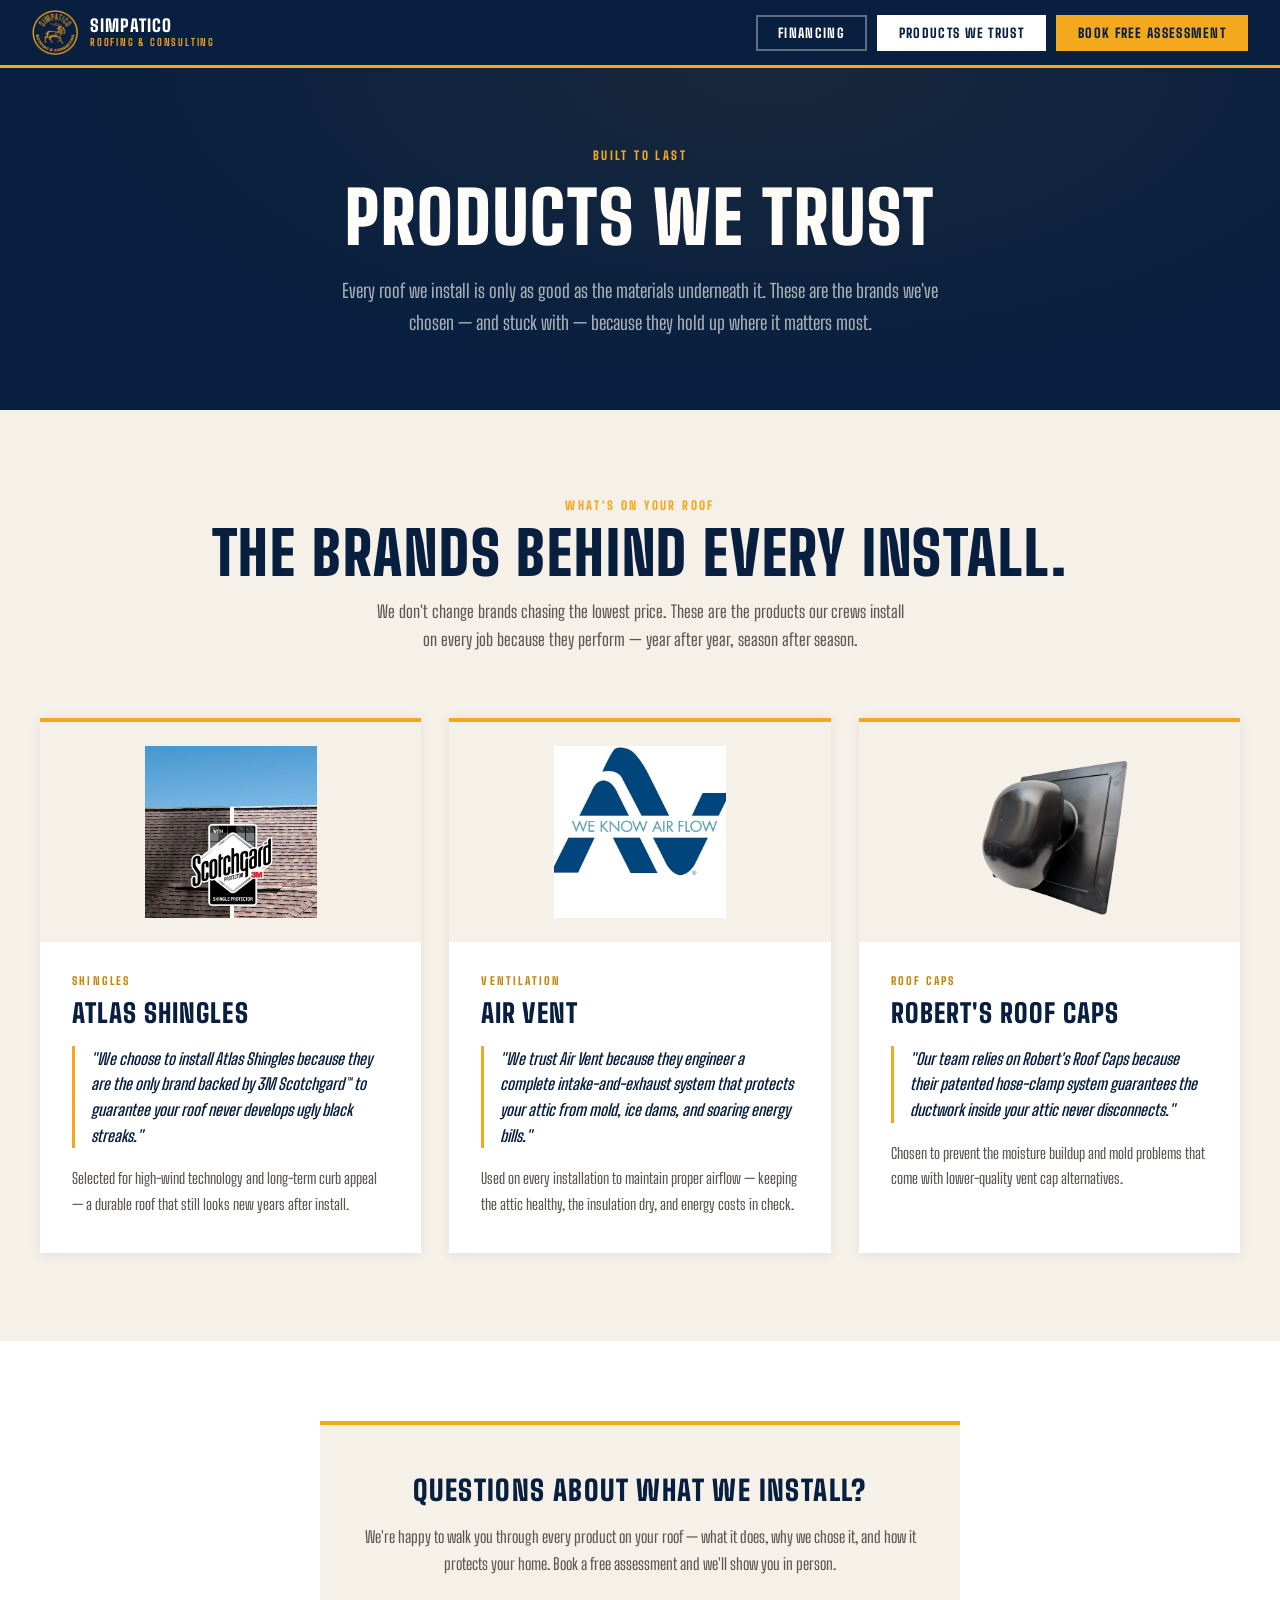
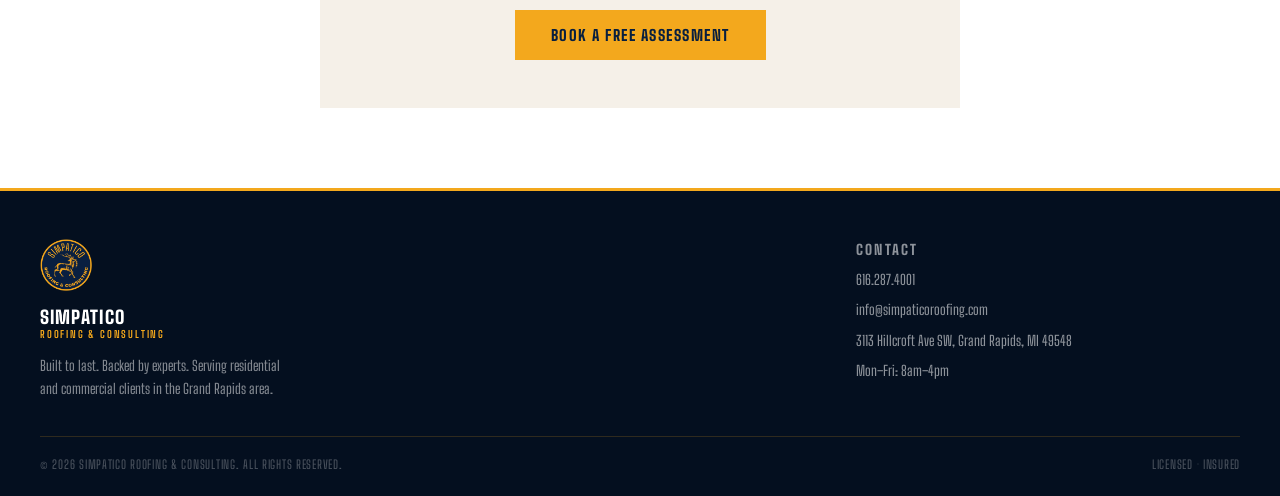
<file: products-we-trust.html>
<!DOCTYPE html>
<html lang="en">
<head>
<meta charset="UTF-8">
<meta name="viewport" content="width=device-width, initial-scale=1.0">
<title>Roofing Products We Trust | Simpatico Roofing Grand Rapids</title>
<meta name="description" content="Atlas shingles with 3M Scotchgard, Air Vent ventilation, and Robert's Roof Caps. The products Simpatico installs on every job in Grand Rapids, MI.">
<link rel="canonical" href="https://simpaticoroofing.com/products-we-trust">

<!-- Open Graph -->
<meta property="og:type" content="website">
<meta property="og:site_name" content="Simpatico Roofing & Consulting">
<meta property="og:title" content="Roofing Products We Trust | Simpatico Roofing">
<meta property="og:description" content="Atlas shingles, Air Vent ventilation, and Robert's Roof Caps. The brands behind every install.">
<meta property="og:url" content="https://simpaticoroofing.com/products-we-trust">
<meta property="og:image" content="https://simpaticoroofing.com/assets/og-image.png">

<!-- Twitter -->
<meta name="twitter:card" content="summary_large_image">
<meta name="twitter:title" content="Roofing Products We Trust">
<meta name="twitter:description" content="The brands behind every install at Simpatico Roofing.">
<meta name="twitter:image" content="https://simpaticoroofing.com/assets/og-image.png">

<link rel="stylesheet" href="styles.css">
<style>
.page-hero {
  background: var(--navy);
  padding: 80px 32px 72px;
  text-align: center;
  position: relative; overflow: hidden;
}
.page-hero::before {
  content: '';
  position: absolute; inset: 0;
  background: radial-gradient(ellipse at 60% 0%, rgba(243,168,29,0.07) 0%, transparent 65%);
  pointer-events: none;
}
.page-hero-eyebrow {
  font-weight: 800; font-size: 12px; letter-spacing: 0.20em; text-transform: uppercase;
  color: var(--gold); margin-bottom: 20px;
}
.page-hero h1 {
  font-weight: 900; font-size: clamp(40px, 6vw, 72px);
  text-transform: uppercase; letter-spacing: 0.03em; line-height: 0.95;
  color: white; margin-bottom: 24px;
}
.page-hero p {
  font-size: clamp(16px, 2vw, 19px); font-weight: 400;
  color: rgba(255,255,255,0.65); line-height: 1.65;
  max-width: 640px; margin: 0 auto;
}

/* ── PRODUCTS ── */
.products {
  background: var(--off-white);
  padding: 88px 32px;
}
.products-grid {
  display: grid;
  grid-template-columns: repeat(auto-fit, minmax(300px, 1fr));
  gap: 28px;
  max-width: 1200px; margin: 0 auto;
}
.product-card {
  background: white;
  border-top: 4px solid var(--gold);
  padding: 0 0 36px;
  display: flex; flex-direction: column;
  box-shadow: 0 2px 12px rgba(8,31,63,0.07);
  transition: box-shadow 200ms ease-out, transform 200ms ease-out;
  overflow: hidden;
  text-decoration: none; color: inherit;
}
.product-card:hover .product-name { color: var(--gold-dark); }
.product-card:hover {
  box-shadow: 0 8px 32px rgba(8,31,63,0.14);
  transform: translateY(-3px);
}
.product-image {
  height: 220px;
  background: var(--off-white);
  display: flex; align-items: center; justify-content: center;
  padding: 24px;
  margin-bottom: 32px;
}
.product-image img {
  max-height: 100%; max-width: 100%;
  width: auto; object-fit: contain;
}
.product-body { padding: 0 32px; display: flex; flex-direction: column; }
.product-eyebrow {
  font-weight: 800; font-size: 11px; letter-spacing: 0.20em;
  text-transform: uppercase; color: var(--gold-dark);
  margin-bottom: 12px;
}
.product-name {
  font-weight: 900; font-size: 26px; text-transform: uppercase;
  letter-spacing: 0.04em; color: var(--navy); margin-bottom: 18px;
  line-height: 1.1;
}
.product-quote {
  font-size: 16px; font-weight: 500; font-style: italic;
  color: var(--navy); line-height: 1.60;
  margin-bottom: 18px;
  padding-left: 16px;
  border-left: 3px solid var(--gold);
}
.product-desc {
  font-size: 15px; font-weight: 400; color: var(--gray);
  line-height: 1.70;
}

/* ── CLOSING CTA ── */
.products-cta {
  background: white;
  padding: 80px 32px;
  text-align: center;
}
.products-cta-box {
  max-width: 640px; margin: 0 auto;
  background: var(--off-white);
  border-top: 4px solid var(--gold);
  padding: 48px 40px;
}
.products-cta-box h2 {
  font-weight: 900; font-size: 28px; text-transform: uppercase;
  letter-spacing: 0.05em; color: var(--navy); margin-bottom: 16px;
}
.products-cta-box p {
  font-size: 16px; color: var(--gray); line-height: 1.70; margin-bottom: 32px;
}

@media (max-width: 680px) {
  .page-hero { padding: 60px 20px 56px; }
  .products { padding: 60px 20px; }
  .products-cta { padding: 60px 20px; }
}
</style>

<script type="application/ld+json">
{
  "@context": "https://schema.org",
  "@type": "WebPage",
  "name": "Roofing Products We Trust",
  "url": "https://simpaticoroofing.com/products-we-trust",
  "about": {"@id": "https://simpaticoroofing.com/#business"},
  "isPartOf": {
    "@type": "WebSite",
    "name": "Simpatico Roofing & Consulting",
    "url": "https://simpaticoroofing.com/"
  }
}
</script>
</head>
<body>

<!-- NAV -->
<nav>
  <a class="nav-brand" href="/">
    <img src="assets/simpatico_circle_logo_navy_cropped.png" alt="Simpatico Roofing">
    <div class="nav-brand-text">
      <span class="nav-brand-name">Simpatico</span>
      <span class="nav-brand-sub">Roofing & Consulting</span>
    </div>
  </a>
  <div class="nav-cta-group">
    <a class="nav-cta-secondary" href="financing.html">Financing</a>
    <a class="nav-cta-secondary" href="products-we-trust.html" aria-current="page">Products We Trust</a>
    <a class="nav-cta" href="https://book.simpaticoroofing.com">Book Free Assessment</a>
  </div>
</nav>

<!-- PAGE HERO -->
<section class="page-hero">
  <div class="page-hero-eyebrow">Built To Last</div>
  <h1>Products We Trust</h1>
  <p>Every roof we install is only as good as the materials underneath it. These are the brands we've chosen — and stuck with — because they hold up where it matters most.</p>
</section>

<!-- PRODUCTS -->
<section class="products">
  <div class="section-header">
    <div class="section-eyebrow">What's On Your Roof</div>
    <div class="section-title">The Brands Behind Every Install.</div>
    <p class="section-sub">We don't change brands chasing the lowest price. These are the products our crews install on every job because they perform — year after year, season after season.</p>
  </div>

  <div class="products-grid">

    <a class="product-card" href="https://www.atlasroofing.com/choose-your-shingles" target="_blank" rel="noopener">
      <div class="product-image"><img src="assets/atlas.webp" alt="Atlas shingles with 3M Scotchgard"></div>
      <div class="product-body">
        <div class="product-eyebrow">Shingles</div>
        <div class="product-name">Atlas Shingles</div>
        <p class="product-quote">"We choose to install Atlas Shingles because they are the only brand backed by 3M Scotchgard™ to guarantee your roof never develops ugly black streaks."</p>
        <p class="product-desc">Selected for high-wind technology and long-term curb appeal — a durable roof that still looks new years after install.</p>
      </div>
    </a>

    <a class="product-card" href="https://gibraltarbuildingproducts.com/ventilation-category/" target="_blank" rel="noopener">
      <div class="product-image"><img src="assets/airvent.jpg" alt="Air Vent — We Know Air Flow"></div>
      <div class="product-body">
        <div class="product-eyebrow">Ventilation</div>
        <div class="product-name">Air Vent</div>
        <p class="product-quote">"We trust Air Vent because they engineer a complete intake-and-exhaust system that protects your attic from mold, ice dams, and soaring energy bills."</p>
        <p class="product-desc">Used on every installation to maintain proper airflow — keeping the attic healthy, the insulation dry, and energy costs in check.</p>
      </div>
    </a>

    <a class="product-card" href="https://www.robertsroofcap.com/" target="_blank" rel="noopener">
      <div class="product-image"><img src="assets/roberts.webp" alt="Robert's Roof Cap"></div>
      <div class="product-body">
        <div class="product-eyebrow">Roof Caps</div>
        <div class="product-name">Robert's Roof Caps</div>
        <p class="product-quote">"Our team relies on Robert's Roof Caps because their patented hose-clamp system guarantees the ductwork inside your attic never disconnects."</p>
        <p class="product-desc">Chosen to prevent the moisture buildup and mold problems that come with lower-quality vent cap alternatives.</p>
      </div>
    </a>

  </div>
</section>

<!-- CLOSING CTA -->
<section class="products-cta">
  <div class="products-cta-box">
    <h2>Questions About What We Install?</h2>
    <p>We're happy to walk you through every product on your roof — what it does, why we chose it, and how it protects your home. Book a free assessment and we'll show you in person.</p>
    <a class="btn-primary" href="https://book.simpaticoroofing.com">Book a Free Assessment</a>
  </div>
</section>

<!-- FOOTER -->
<footer>
  <div class="footer-inner">
    <div class="footer-brand">
      <img src="assets/simpatico_circle_logo_navy_cropped.png" alt="Simpatico Roofing">
      <div class="footer-brand-name">Simpatico</div>
      <div class="footer-brand-sub">Roofing &amp; Consulting</div>
      <p>Built to last. Backed by experts. Serving residential and commercial clients in the Grand Rapids area.</p>
    </div>
    <div class="footer-col">
      <div class="footer-col-title">Contact</div>
      <div>616.287.4001</div>
      <div>info@simpaticoroofing.com</div>
      <div>3113 Hillcroft Ave SW, Grand Rapids, MI 49548</div>
      <div>Mon–Fri: 8am–4pm</div>
    </div>
  </div>
  <div class="footer-bottom">
    <div class="footer-copy">&copy; <span id="copyright-year">2026</span> Simpatico Roofing &amp; Consulting. All Rights Reserved.</div>
    <div class="footer-copy">Licensed &middot; Insured</div>
  </div>
</footer>
<script>document.getElementById('copyright-year').textContent = new Date().getFullYear();</script>

</body>
</html>
</file>
<file: styles.css>
/* ============================================================
   SIMPATICO ROOFING & CONSULTING — Shared Styles
   ============================================================ */

@font-face {
  font-family: 'Big Shoulders Text';
  src: url('fonts/BigShoulders-VariableFont_opsz_wght.ttf') format('truetype');
  font-weight: 100 900;
  font-style: normal;
  font-display: swap;
}

/* ── RESET ── */
*, *::before, *::after { box-sizing: border-box; margin: 0; padding: 0; }

/* ── DESIGN TOKENS ── */
:root {
  --navy:      #081f3f;
  --navy-dark: #040f1f;
  --gold:      #f3a81d;
  --gold-dark: #c4850f;
  --off-white: #f5f0e8;
  --cream:     #ede7d9;
  --gray:      #5c5650;
  --gray-lt:   #a09890;
}

html { scroll-behavior: smooth; scroll-padding-top: 80px; }

body {
  font-family: 'Big Shoulders Text', sans-serif;
  background: white;
  color: var(--navy);
  -webkit-font-smoothing: antialiased;
}

/* ── NAV ── */
nav {
  position: sticky; top: 0; z-index: 100;
  background: var(--navy);
  border-bottom: 3px solid var(--gold);
  padding: 0 32px;
  display: flex; align-items: center; justify-content: space-between;
  height: 68px;
}
.nav-brand { display: flex; align-items: center; gap: 12px; text-decoration: none; }
.nav-brand img { width: 46px; height: 46px; object-fit: contain; }
.nav-brand-text { display: flex; flex-direction: column; }
.nav-brand-name { font-weight: 900; font-size: 17px; letter-spacing: 0.06em; text-transform: uppercase; color: white; line-height: 1.1; }
.nav-brand-sub { font-weight: 600; font-size: 10px; letter-spacing: 0.18em; text-transform: uppercase; color: var(--gold); }
.nav-cta-group { display: flex; gap: 10px; align-items: center; flex-wrap: wrap; justify-content: flex-end; }
.nav-cta {
  font-family: 'Big Shoulders Text', sans-serif;
  font-weight: 800; font-size: 13px; letter-spacing: 0.10em; text-transform: uppercase;
  background: var(--gold); color: var(--navy);
  border: none; padding: 10px 22px; cursor: pointer;
  text-decoration: none; display: inline-block;
  transition: background 150ms ease-out;
}
.nav-cta:hover { background: var(--gold-dark); }
.nav-cta-secondary {
  font-family: 'Big Shoulders Text', sans-serif;
  font-weight: 800; font-size: 13px; letter-spacing: 0.10em; text-transform: uppercase;
  background: transparent; color: white;
  border: 2px solid rgba(255,255,255,0.35); padding: 8px 20px;
  text-decoration: none; display: inline-block;
  transition: background 150ms ease-out, color 150ms ease-out, border-color 150ms ease-out;
}
.nav-cta-secondary:hover,
.nav-cta-secondary[aria-current="page"] { background: white; color: var(--navy); border-color: white; }

/* ── BUTTONS ── */
.btn-primary {
  font-family: 'Big Shoulders Text', sans-serif;
  font-weight: 800; font-size: 15px; letter-spacing: 0.10em; text-transform: uppercase;
  background: var(--gold); color: var(--navy);
  border: none; padding: 16px 36px; cursor: pointer; text-decoration: none;
  display: inline-block; transition: background 150ms ease-out;
}
.btn-primary:hover { background: var(--gold-dark); }
.btn-ghost {
  font-family: 'Big Shoulders Text', sans-serif;
  font-weight: 800; font-size: 15px; letter-spacing: 0.10em; text-transform: uppercase;
  background: transparent; color: white;
  border: 2px solid rgba(255,255,255,0.35); padding: 14px 34px; cursor: pointer;
  text-decoration: none; display: inline-block; transition: border-color 150ms ease-out;
}
.btn-ghost:hover { border-color: rgba(255,255,255,0.70); }
.btn-navy {
  font-family: 'Big Shoulders Text', sans-serif;
  font-weight: 800; font-size: 16px; letter-spacing: 0.10em; text-transform: uppercase;
  background: var(--navy); color: white;
  border: none; padding: 18px 44px; cursor: pointer;
  text-decoration: none; display: inline-block;
  transition: background 150ms ease-out;
}
.btn-navy:hover { background: var(--navy-dark); }

/* ── SECTION COMMON ── */
.section-header { text-align: center; margin-bottom: 64px; }
.section-eyebrow {
  font-weight: 800; font-size: 12px; letter-spacing: 0.20em; text-transform: uppercase;
  color: var(--gold); margin-bottom: 12px;
}
.section-title {
  font-weight: 900; font-size: clamp(32px, 5vw, 60px);
  text-transform: uppercase; letter-spacing: 0.03em; line-height: 0.95;
  color: var(--navy);
}
.section-sub {
  font-size: 17px; font-weight: 400; color: var(--gray);
  max-width: 540px; margin: 16px auto 0; line-height: 1.65;
}

/* ── FOOTER ── */
footer {
  background: var(--navy-dark);
  border-top: 3px solid var(--gold);
  padding: 48px 32px 24px;
}
.footer-inner {
  max-width: 1200px; margin: 0 auto;
  display: flex; gap: 48px; flex-wrap: wrap; margin-bottom: 36px;
}
.footer-brand { flex: 2; min-width: 200px; }
.footer-brand img { width: 52px; height: 52px; margin-bottom: 12px; }
.footer-brand-name { font-weight: 900; font-size: 18px; letter-spacing: 0.06em; text-transform: uppercase; color: white; }
.footer-brand-sub { font-weight: 600; font-size: 10px; letter-spacing: 0.18em; text-transform: uppercase; color: var(--gold); margin-bottom: 14px; }
.footer-brand p { font-size: 14px; color: rgba(255,255,255,0.50); line-height: 1.65; max-width: 260px; }
.footer-col { flex: 1; min-width: 140px; }
.footer-col-title { font-weight: 800; font-size: 12px; letter-spacing: 0.16em; text-transform: uppercase; color: var(--gold); margin-bottom: 16px; }
.footer-col a, .footer-col div {
  display: block; font-size: 14px; color: rgba(255,255,255,0.55);
  text-decoration: none; margin-bottom: 8px; line-height: 1.6;
  transition: color 150ms;
}
.footer-col a:hover { color: white; }
.footer-bottom {
  max-width: 1200px; margin: 0 auto;
  border-top: 1px solid rgba(243,168,29,0.18);
  padding-top: 20px;
  display: flex; justify-content: space-between; align-items: center; flex-wrap: wrap; gap: 8px;
}
.footer-copy { font-size: 12px; letter-spacing: 0.06em; text-transform: uppercase; color: rgba(255,255,255,0.28); }

/* ── MOBILE ── */
@media (max-width: 680px) {
  html { scroll-padding-top: 200px; }
  nav {
    padding: 12px 16px;
    height: auto;
    flex-wrap: wrap;
    gap: 10px;
  }
  .nav-cta-group { width: 100%; flex-direction: column; align-items: stretch; gap: 8px; }
  .nav-cta-group a { text-align: center; }
  .footer-inner { gap: 28px; }
}

/* ── FAQ SECTION ── */
.faq-section {
  max-width: 720px;
  margin: 4rem auto;
  padding: 0 1.5rem;
}
.faq-section .eyebrow {
  font-weight: 800;
  font-size: 12px;
  letter-spacing: 0.20em;
  text-transform: uppercase;
  color: var(--gold);
  margin-bottom: 12px;
  text-align: center;
}
.faq-section h2 {
  font-weight: 900;
  font-size: clamp(32px, 4vw, 44px);
  text-transform: uppercase;
  letter-spacing: 0.03em;
  color: var(--navy);
  text-align: center;
  margin-bottom: 2rem;
}
.faq-section details {
  border-bottom: 1px solid var(--cream);
  padding: 1rem 0;
}
.faq-section summary {
  cursor: pointer;
  font-weight: 600;
  color: var(--navy);
  list-style: none;
}
.faq-section summary::-webkit-details-marker { display: none; }
.faq-section summary::after {
  content: "+";
  float: right;
  font-size: 1.25rem;
  color: var(--gold);
}
.faq-section details[open] summary::after { content: "−"; }
.faq-section details p {
  margin-top: 0.75rem;
  color: var(--gray);
  line-height: 1.6;
}
</file>
